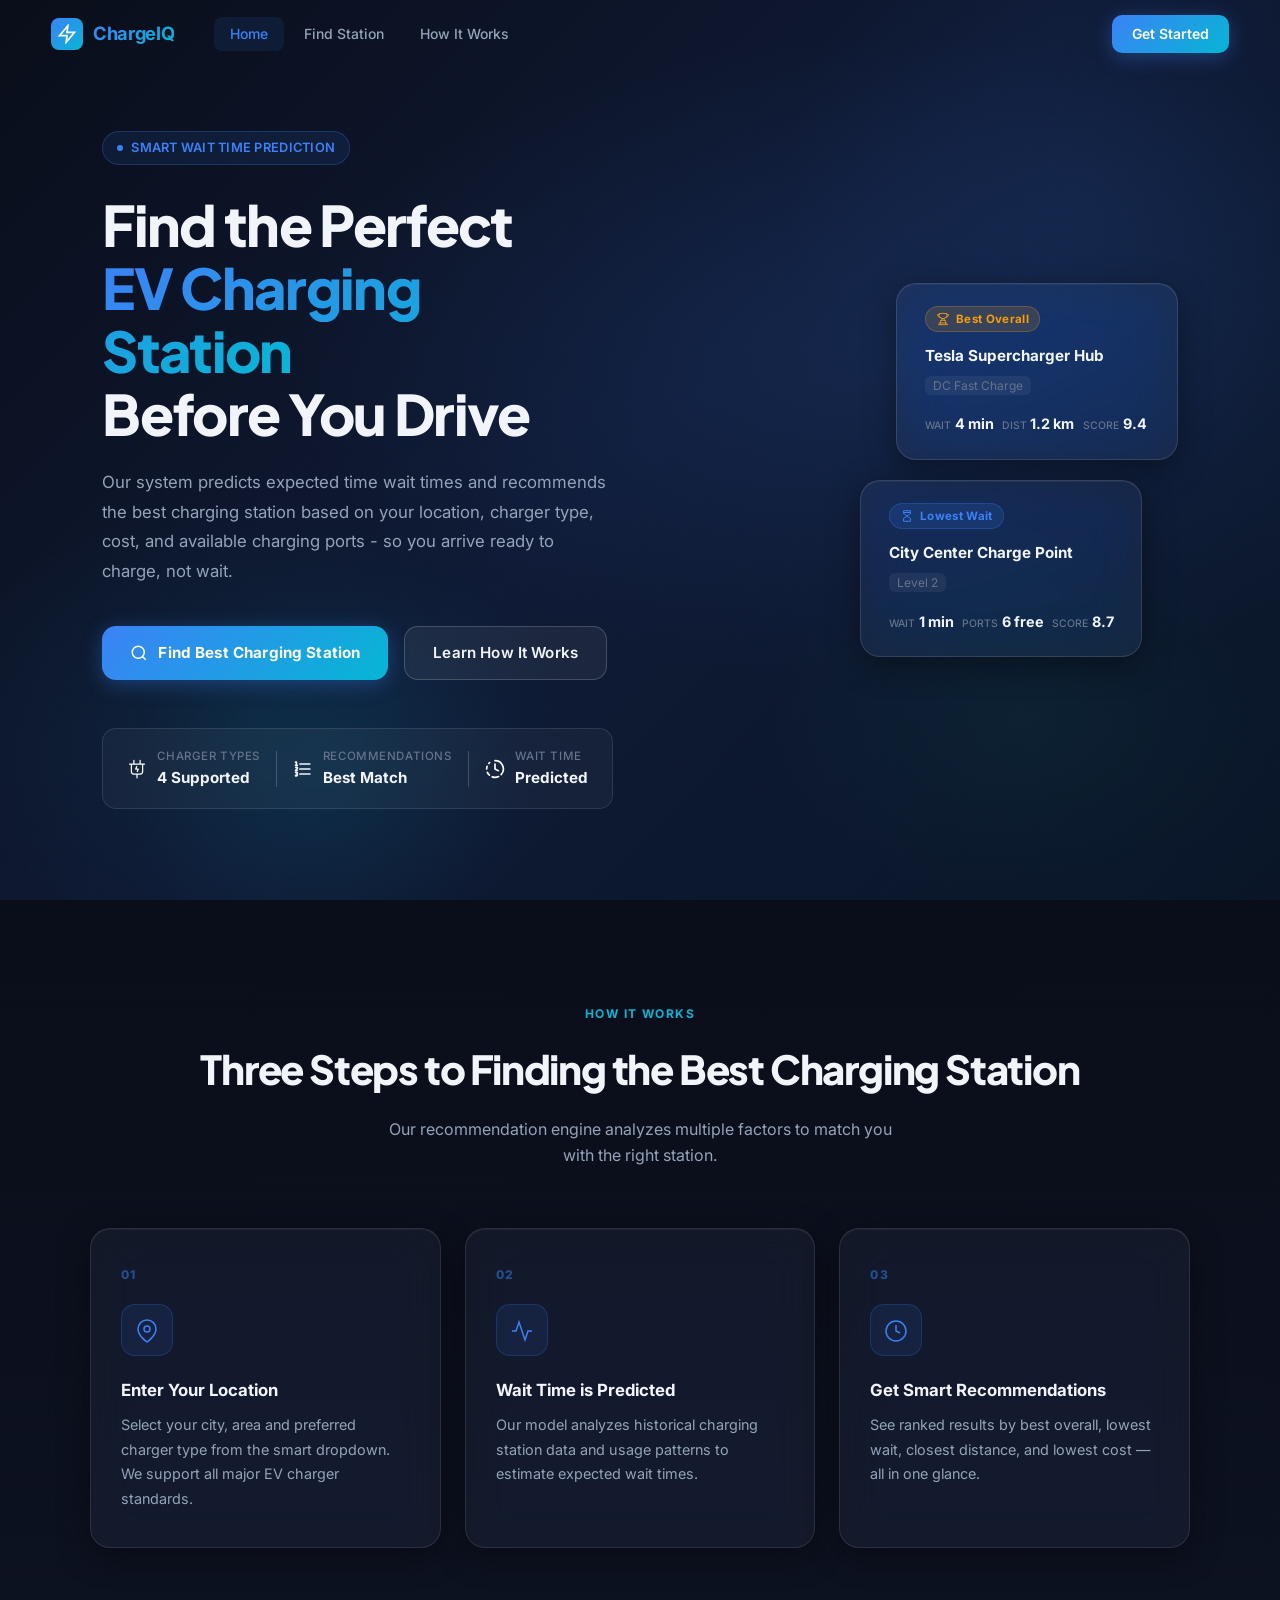
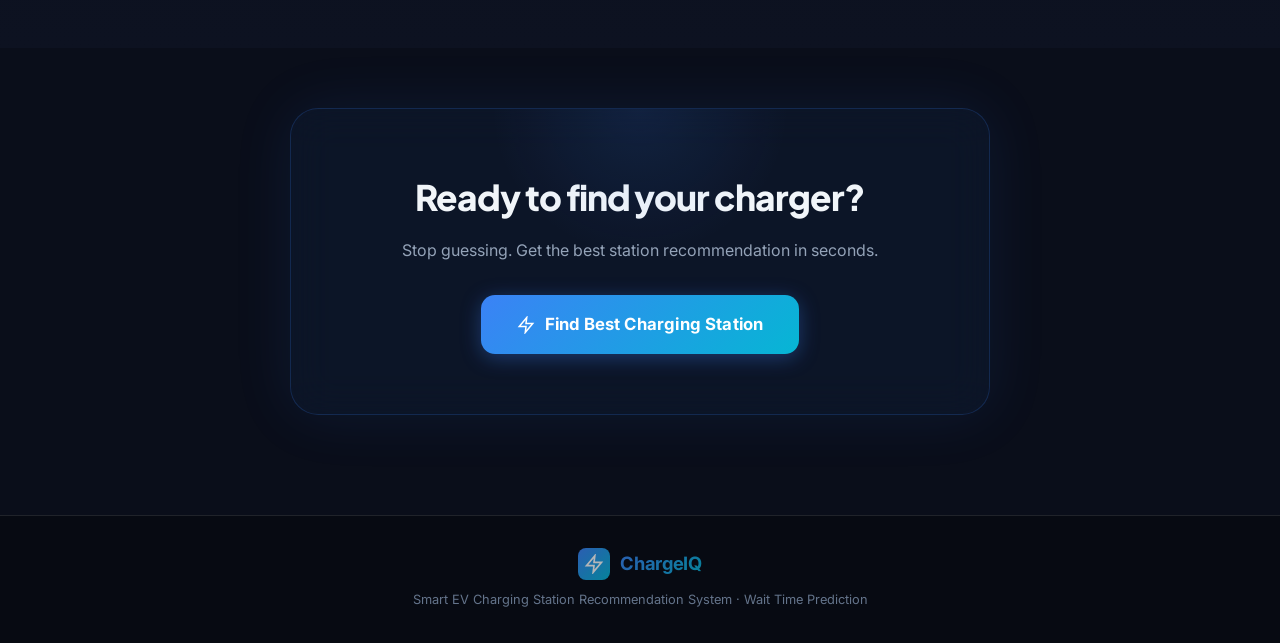
<file: web_app/index.html>
<!DOCTYPE html>
<html lang="en">

<head>
  <meta charset="UTF-8" />
  <meta name="viewport" content="width=device-width, initial-scale=1.0" />
  <title>ChargeIQ – Smart EV Charging Station Finder</title>
  <meta name="description"
    content="Find the best EV charging stations near you with expected wait time predictions, distance, cost, and available charging ports. Smart recommendations powered by machine learning." />
  <link rel="preconnect" href="https://fonts.googleapis.com" />
  <link rel="preconnect" href="https://fonts.gstatic.com" crossorigin />
  <link
    href="https://fonts.googleapis.com/css2?family=Inter:wght@300;400;500;600;700;800;900&family=Plus+Jakarta+Sans:wght@400;500;600;700;800&display=swap"
    rel="stylesheet" />
  <link rel="stylesheet" href="styles.css" />
</head>

<body class="home-body">

  <!-- Navigation -->
  <nav class="navbar" id="navbar">
    <div class="nav-container">
      <a href="index.html" class="nav-logo" id="nav-logo-home">
        <div class="logo-icon">
          <svg viewBox="0 0 24 24" fill="none" stroke="currentColor" stroke-width="2">
            <path d="M13 2L3 14h9l-1 8 10-12h-9l1-8z" />
          </svg>
        </div>
        <span class="logo-text">ChargeIQ</span>
      </a>
      <div class="nav-links">
        <a href="index.html" class="nav-link active" id="nav-home">Home</a>
        <a href="recommend.html" class="nav-link" id="nav-find">Find Station</a>
        <a href="#how-it-works" class="nav-link" id="nav-how">How It Works</a>
      </div>
      <a href="recommend.html" class="nav-cta" id="nav-cta-btn">Get Started</a>
    </div>
  </nav>

  <!-- Hero Section -->
  <section class="hero" id="hero-section">
    <div class="hero-bg-overlay"></div>
    <div class="hero-particles" id="hero-particles"></div>

    <div class="hero-content" id="hero-content">
      <div class="hero-badge" id="hero-badge">
        <span class="badge-dot"></span>
        Smart Wait Time Prediction
      </div>

      <h1 class="hero-title" id="hero-title">
        Find the Perfect<br />
        <span class="gradient-text">EV Charging Station</span><br />
        Before You Drive
      </h1>

      <p class="hero-subtitle" id="hero-subtitle">
        Our system predicts expected time wait times and recommends the best charging station
        based on your location, charger type, cost, and available charging ports -
        so you arrive ready to charge, not wait.
      </p>

      <div class="hero-actions" id="hero-actions">
        <a href="recommend.html" class="btn-primary" id="hero-find-btn">
          <svg viewBox="0 0 24 24" fill="none" stroke="currentColor" stroke-width="2">
            <circle cx="11" cy="11" r="8" />
            <path d="m21 21-4.35-4.35" />
          </svg>
          Find Best Charging Station
        </a>
        <a href="#how-it-works" class="btn-secondary" id="hero-learn-btn">
          Learn How It Works
        </a>
      </div>

      <!-- Quick Stats Bar -->
      <div class="stats-bar" id="stats-bar">
        <div class="stat-item">
          <span class="stat-icon" style="display: flex; align-items: center; justify-content: center;">
            <svg xmlns="http://www.w3.org/2000/svg" width="20" height="20" fill="#ffffff" viewBox="0 0 256 256">
              <path
                d="M224,56H176V16a8,8,0,0,0-16,0V56H96V16a8,8,0,0,0-16,0V56H32.55C26.28,56,24,60.78,24,64a8,8,0,0,0,8,8H48v88a40,40,0,0,0,40,40h32v40a8,8,0,0,0,16,0V200h32a40,40,0,0,0,40-40V72h16a8,8,0,0,0,0-16ZM168,184H88a24,24,0,0,1-24-24V72H192v88A24,24,0,0,1,168,184Zm-17.42-60.56a8,8,0,0,1,.91,7.37l-12,32a8,8,0,0,1-15-5.62l8-21.19H112a8,8,0,0,1-7.49-10.81l12-32a8,8,0,1,1,15,5.62l-8,21.19H144A8,8,0,0,1,150.58,123.44Z">
              </path>
            </svg>
          </span>
          <div style="white-space: nowrap;">
            <div class="stat-label">Charger Types</div>
            <div class="stat-value">4 Supported</div>
          </div>
        </div>
        <div class="stat-divider"></div>
        <div class="stat-item">
          <span class="stat-icon" style="display: flex; align-items: center; justify-content: center;">
            <svg xmlns="http://www.w3.org/2000/svg" fill="none" viewBox="0 0 24 24" stroke-width="2"
              stroke="currentColor" style="width: 20px; height: 20px;">
              <path stroke-linecap="round" stroke-linejoin="round"
                d="M8.242 5.992h12m-12 6.003H20.24m-12 5.999h12M4.117 7.495v-3.75H2.99m1.125 3.75H2.99m1.125 0H5.24m-1.92 2.577a1.125 1.125 0 1 1 1.591 1.59l-1.83 1.83h2.16M2.99 15.745h1.125a1.125 1.125 0 0 1 0 2.25H3.74m0-.002h.375a1.125 1.125 0 0 1 0 2.25H2.99" />
            </svg>
          </span>
          <div style="white-space: nowrap;">
            <div class="stat-label">Recommendations</div>
            <div class="stat-value">Best Match</div>
          </div>
        </div>
        <div class="stat-divider"></div>
        <div class="stat-item">
          <span class="stat-icon" style="display: flex; align-items: center; justify-content: center;">
            <svg xmlns="http://www.w3.org/2000/svg" width="20" height="20" viewBox="0 0 24 24" fill="none"
              stroke="#ffffff" stroke-width="2" stroke-linecap="round" stroke-linejoin="round">
              <path d="M12 2a10 10 0 0 1 7.38 16.75" />
              <path d="M12 6v6l4 2" />
              <path d="M2.5 8.875a10 10 0 0 0-.5 3" />
              <path d="M2.83 16a10 10 0 0 0 2.43 3.4" />
              <path d="M4.636 5.235a10 10 0 0 1 .891-.857" />
              <path d="M8.644 21.42a10 10 0 0 0 7.631-.38" />
            </svg>
          </span>
          <div style="white-space: nowrap;">
            <div class="stat-label">Wait Time</div>
            <div class="stat-value">Predicted</div>
          </div>
        </div>
      </div>
    </div>

    <!-- Floating cards preview -->
    <div class="hero-visual" id="hero-visual">
      <div class="preview-card card-float-1" id="preview-card-1">
        <div class="preview-card-header">
          <span class="preview-badge best" style="display: inline-flex; align-items: center; gap: 6px;">
            <svg xmlns="http://www.w3.org/2000/svg" fill="none" viewBox="0 0 24 24" stroke-width="1.5"
              stroke="currentColor" style="width: 14px; height: 14px;">
              <path stroke-linecap="round" stroke-linejoin="round"
                d="M16.5 18.75h-9m9 0a3 3 0 0 1 3 3h-15a3 3 0 0 1 3-3m9 0v-3.375c0-.621-.503-1.125-1.125-1.125h-.871M7.5 18.75v-3.375c0-.621.504-1.125 1.125-1.125h.872m5.007 0H9.497m5.007 0a7.454 7.454 0 0 1-.982-3.172M9.497 14.25a7.454 7.454 0 0 0 .981-3.172M5.25 4.236c-.982.143-1.954.317-2.916.52A6.003 6.003 0 0 0 7.73 9.728M5.25 4.236V4.5c0 2.108.966 3.99 2.48 5.228M5.25 4.236V2.721C7.456 2.41 9.71 2.25 12 2.25c2.291 0 4.545.16 6.75.47v1.516M7.73 9.728a6.726 6.726 0 0 0 2.748 1.35m8.272-6.842V4.5c0 2.108-.966 3.99-2.48 5.228m2.48-5.492a46.32 46.32 0 0 1 2.916.52 6.003 6.003 0 0 1-5.395 4.972m0 0a6.726 6.726 0 0 1-2.749 1.35m0 0a6.772 6.772 0 0 1-3.044 0" />
            </svg>
            Best Overall
          </span>
        </div>
        <div class="preview-station-name">Tesla Supercharger Hub</div>
        <div class="preview-meta">
          <span class="preview-type">DC Fast Charge</span>
        </div>
        <div class="preview-stats">
          <div class="preview-stat">
            <span class="pstat-label">Wait</span>
            <span class="pstat-val">4 min</span>
          </div>
          <div class="preview-stat">
            <span class="pstat-label">Dist </span>
            <span class="pstat-val" style="white-space: nowrap;">1.2 km</span>
          </div>
          <div class="preview-stat">
            <span class="pstat-label">Score</span>
            <span class="pstat-val">9.4</span>
          </div>
        </div>
      </div>

      <div class="preview-card card-float-2" id="preview-card-2">
        <div class="preview-card-header">
          <span class="preview-badge wait" style="display: inline-flex; align-items: center; gap: 6px;">
            <svg xmlns="http://www.w3.org/2000/svg" style="width: 14px; height: 14px;" fill="currentColor"
              viewBox="0 0 256 256">
              <path
                d="M184,24H72A16,16,0,0,0,56,40V76a16.07,16.07,0,0,0,6.4,12.8L114.67,128,62.4,167.2A16.07,16.07,0,0,0,56,180v36a16,16,0,0,0,16,16H184a16,16,0,0,0,16-16V180.36a16.09,16.09,0,0,0-6.35-12.77L141.27,128l52.38-39.6A16.05,16.05,0,0,0,200,75.64V40A16,16,0,0,0,184,24Zm0,16V56H72V40Zm0,176H72V180l56-42,56,42.35Zm-56-98L72,76V72H184v3.64Z">
              </path>
            </svg>
            Lowest Wait
          </span>
        </div>
        <div class="preview-station-name">City Center Charge Point</div>
        <div class="preview-meta">
          <span class="preview-type">Level 2</span>
        </div>
        <div class="preview-stats">
          <div class="preview-stat">
            <span class="pstat-label">Wait</span>
            <span class="pstat-val">1 min</span>
          </div>
          <div class="preview-stat">
            <span class="pstat-label">Ports</span>
            <span class="pstat-val">6 free</span>
          </div>
          <div class="preview-stat">
            <span class="pstat-label">Score</span>
            <span class="pstat-val">8.7</span>
          </div>
        </div>
      </div>
    </div>
  </section>

  <!-- How It Works -->
  <section class="how-it-works" id="how-it-works">
    <div class="section-container">
      <div class="section-header">
        <span class="section-tag">How It Works</span>
        <h2 class="section-title">Three Steps to Finding the Best Charging Station</h2>
        <p class="section-subtitle">Our recommendation engine analyzes multiple factors to match you with the right
          station.</p>
      </div>

      <div class="steps-grid" id="steps-grid">
        <div class="step-card glass-card" id="step-1">
          <div class="step-number">01</div>
          <div class="step-icon">
            <svg viewBox="0 0 24 24" fill="none" stroke="currentColor" stroke-width="1.5">
              <path d="M21 10c0 7-9 13-9 13s-9-6-9-13a9 9 0 0 1 18 0z" />
              <circle cx="12" cy="10" r="3" />
            </svg>
          </div>
          <h3 class="step-title">Enter Your Location</h3>
          <p class="step-desc">Select your city, area and preferred charger type from the smart dropdown. We support all
            major
            EV charger standards.</p>
        </div>

        <div class="step-card glass-card" id="step-2">
          <div class="step-number">02</div>
          <div class="step-icon">
            <svg viewBox="0 0 24 24" fill="none" stroke="currentColor" stroke-width="1.5">
              <polyline points="22 12 18 12 15 21 9 3 6 12 2 12" />
            </svg>
          </div>
          <h3 class="step-title">Wait Time is Predicted</h3>
          <p class="step-desc">Our model analyzes historical charging station data and usage patterns to estimate
            expected wait times.</p>
        </div>

        <div class="step-card glass-card" id="step-3">
          <div class="step-number">03</div>
          <div class="step-icon">
            <svg viewBox="0 0 24 24" fill="none" stroke="currentColor" stroke-width="1.5">
              <circle cx="12" cy="12" r="10" />
              <polyline points="12 6 12 12 16 14" />
            </svg>
          </div>
          <h3 class="step-title">Get Smart Recommendations</h3>
          <p class="step-desc">See ranked results by best overall, lowest wait, closest distance, and lowest cost — all
            in one glance.</p>
        </div>
      </div>
    </div>
  </section>

  <!-- CTA Section -->
  <section class="cta-section" id="cta-section">
    <div class="cta-glass" id="cta-glass">
      <h2 class="cta-title">Ready to find your charger?</h2>
      <p class="cta-subtitle">Stop guessing. Get the best station recommendation in seconds.</p>
      <a href="recommend.html" class="btn-primary large" id="cta-find-btn">
        <svg viewBox="0 0 24 24" fill="none" stroke="currentColor" stroke-width="2">
          <path d="M13 2L3 14h9l-1 8 10-12h-9l1-8z" />
        </svg>
        Find Best Charging Station
      </a>
    </div>
  </section>

  <!-- Footer -->
  <footer class="footer" id="main-footer">
    <div class="footer-inner">
      <div class="nav-logo footer-logo">
        <div class="logo-icon">
          <svg viewBox="0 0 24 24" fill="none" stroke="currentColor" stroke-width="2">
            <path d="M13 2L3 14h9l-1 8 10-12h-9l1-8z" />
          </svg>
        </div>
        <span class="logo-text">ChargeIQ</span>
      </div>
      <p class="footer-note">Smart EV Charging Station Recommendation System · Wait Time Prediction</p>
    </div>
  </footer>

  <script src="app.js"></script>
</body>

</html>
</file>
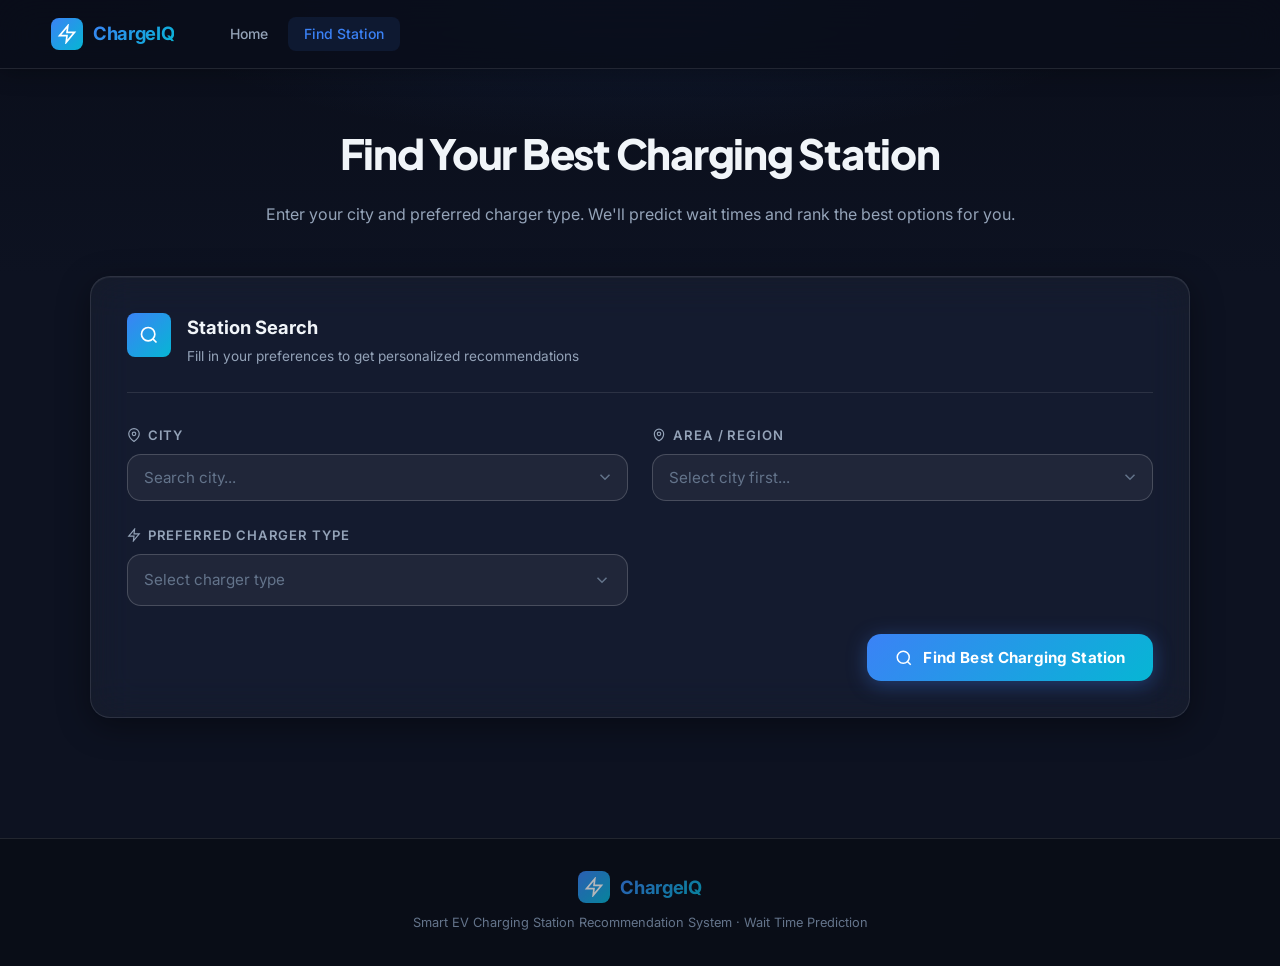
<file: web_app/recommend.html>
<!DOCTYPE html>
<html lang="en">

<head>
  <meta charset="UTF-8" />
  <meta name="viewport" content="width=device-width, initial-scale=1.0" />
  <title>Find Charging Station – ChargeIQ</title>
  <meta name="description"
    content="Search and get personalized EV charging station recommendations with predicted wait times, distance, cost, and availability for your city." />
  <link rel="preconnect" href="https://fonts.googleapis.com" />
  <link rel="preconnect" href="https://fonts.gstatic.com" crossorigin />
  <link
    href="https://fonts.googleapis.com/css2?family=Inter:wght@300;400;500;600;700;800;900&family=Plus+Jakarta+Sans:wght@400;500;600;700;800&display=swap"
    rel="stylesheet" />
  <link rel="stylesheet" href="styles.css" />
</head>

<body class="recommend-body">

  <!-- Navigation -->
  <nav class="navbar scrolled" id="navbar">
    <div class="nav-container">
      <a href="index.html" class="nav-logo" id="nav-logo-rec">
        <div class="logo-icon">
          <svg viewBox="0 0 24 24" fill="none" stroke="currentColor" stroke-width="2">
            <path d="M13 2L3 14h9l-1 8 10-12h-9l1-8z" />
          </svg>
        </div>
        <span class="logo-text">ChargeIQ</span>
      </a>
      <div class="nav-links">
        <a href="index.html" class="nav-link" id="nav-home-rec">Home</a>
        <a href="recommend.html" class="nav-link active" id="nav-find-rec">Find Station</a>
      </div>
    </div>
  </nav>

  <!-- Page Hero Banner -->
  <div class="page-banner" id="page-banner">
    <div class="page-banner-content">
      <h1 class="page-banner-title" id="page-banner-title">Find Your Best Charging Station</h1>
      <p class="page-banner-subtitle" id="page-banner-subtitle">
        Enter your city and preferred charger type. We'll predict wait times and rank the best options for you.
      </p>
    </div>
  </div>

  <!-- Main Content -->
  <main class="recommend-main" id="recommend-main">

    <!-- Search Form Card -->
    <section class="form-section" id="form-section">
      <div class="form-card glass-card" id="search-form-card">
        <div class="form-card-header" id="form-card-header">
          <div class="form-card-icon">
            <svg viewBox="0 0 24 24" fill="none" stroke="currentColor" stroke-width="2">
              <circle cx="11" cy="11" r="8" />
              <path d="m21 21-4.35-4.35" />
            </svg>
          </div>
          <div>
            <h2 class="form-card-title">Station Search</h2>
            <p class="form-card-sub">Fill in your preferences to get personalized recommendations</p>
          </div>
        </div>

        <form class="search-form" id="search-form" novalidate>
          <div class="form-row" id="form-row">

            <!-- City Field -->
            <div class="form-group" id="city-form-group">
              <label class="form-label" for="city-input" id="city-label">
                <svg viewBox="0 0 24 24" fill="none" stroke="currentColor" stroke-width="2">
                  <path d="M21 10c0 7-9 13-9 13s-9-6-9-13a9 9 0 0 1 18 0z" />
                  <circle cx="12" cy="10" r="3" />
                </svg>
                City
              </label>
              <div class="searchable-dropdown" id="city-dropdown-wrapper">
                <input type="text" id="city-input" class="form-input" placeholder="Search city..." autocomplete="off"
                  aria-label="Select city" aria-haspopup="listbox" aria-expanded="false" aria-controls="city-listbox" />
                <div class="dropdown-arrow" id="city-dropdown-arrow">
                  <svg viewBox="0 0 24 24" fill="none" stroke="currentColor" stroke-width="2">
                    <polyline points="6 9 12 15 18 9" />
                  </svg>
                </div>
                <ul class="dropdown-list" id="city-listbox" role="listbox" aria-label="Cities">
                </ul>
              </div>
              <span class="form-error" id="city-error">Please select a city</span>
            </div>

            <!-- Area Field -->
            <div class="form-group" id="area-form-group">
              <label class="form-label" for="area-input" id="area-label">
                <svg viewBox="0 0 24 24" fill="none" stroke="currentColor" stroke-width="2">
                  <path d="M12 22s-8-4.5-8-11.8A8 8 0 0 1 12 2a8 8 0 0 1 8 8.2c0 7.3-8 11.8-8 11.8z" />
                  <circle cx="12" cy="10" r="3" />
                </svg>
                Area / Region
              </label>
              <div class="searchable-dropdown disabled" id="area-dropdown-wrapper">
                <input type="text" id="area-input" class="form-input" placeholder="Select city first..."
                  autocomplete="off" aria-label="Select area" aria-haspopup="listbox" aria-expanded="false"
                  aria-controls="area-listbox" disabled />
                <div class="dropdown-arrow" id="area-dropdown-arrow">
                  <svg viewBox="0 0 24 24" fill="none" stroke="currentColor" stroke-width="2">
                    <polyline points="6 9 12 15 18 9" />
                  </svg>
                </div>
                <ul class="dropdown-list" id="area-listbox" role="listbox" aria-label="Areas">
                </ul>
              </div>
              <span class="form-error" id="area-error">Please select an area</span>
            </div>

            <!-- Charger Type Field -->
            <div class="form-group" id="charger-form-group">
              <label class="form-label" for="charger-input" id="charger-label">
                <svg viewBox="0 0 24 24" fill="none" stroke="currentColor" stroke-width="2">
                  <path d="M13 2L3 14h9l-1 8 10-12h-9l1-8z" />
                </svg>
                Preferred Charger Type
              </label>
              <div class="searchable-dropdown" id="charger-dropdown-wrapper">
                <div class="form-select" id="charger-display" tabindex="0" aria-haspopup="listbox" aria-expanded="false"
                  aria-controls="charger-listbox" role="button" aria-label="Select charger type">
                  <span id="charger-display-text">Select charger type</span>
                  <div class="dropdown-arrow" id="charger-dropdown-arrow">
                    <svg viewBox="0 0 24 24" fill="none" stroke="currentColor" stroke-width="2">
                      <polyline points="6 9 12 15 18 9" />
                    </svg>
                  </div>
                </div>
                <ul class="dropdown-list charger-list" id="charger-listbox" role="listbox" aria-label="Charger types">
                  <li class="dropdown-item charger-item" role="option" data-value="Level 2" id="charger-opt-l2"
                    tabindex="-1">
                    <span class="charger-icon" style="display: flex; align-items: center; justify-content: center;">
                      <svg xmlns="http://www.w3.org/2000/svg" width="20" height="20" viewBox="0 0 24 24" fill="none"
                        stroke="currentColor" stroke-width="2" stroke-linecap="round" stroke-linejoin="round">
                        <path d="M12 22v-5" />
                        <path d="M9 8V2" />
                        <path d="M15 8V2" />
                        <path d="M18 8v5a4 4 0 0 1-4 4h-4a4 4 0 0 1-4-4V8Z" />
                      </svg>
                    </span>
                    <div>
                      <div class="charger-name">Level 2</div>
                      <div class="charger-desc">7–22 kW · Standard AC charging</div>
                    </div>
                  </li>
                  <li class="dropdown-item charger-item" role="option" data-value="DC Fast Charge" id="charger-opt-dc"
                    tabindex="-1">
                    <span class="charger-icon" style="display: flex; align-items: center; justify-content: center;">
                      <svg xmlns="http://www.w3.org/2000/svg" width="20" height="20" viewBox="0 0 24 24" fill="none"
                        stroke="currentColor" stroke-width="2" stroke-linecap="round" stroke-linejoin="round">
                        <polygon points="13 2 3 14 12 14 11 22 21 10 12 10 13 2"></polygon>
                      </svg>
                    </span>
                    <div>
                      <div class="charger-name">DC Fast Charge</div>
                      <div class="charger-desc">50–150 kW · Fast charging, widely available</div>
                    </div>
                  </li>
                  <li class="dropdown-item charger-item" role="option" data-value="Tesla DC Fast" id="charger-opt-tesla"
                    tabindex="-1">
                    <span class="charger-icon" style="display: flex; align-items: center; justify-content: center;">
                      <svg xmlns="http://www.w3.org/2000/svg" width="20" height="20" viewBox="0 0 24 24" fill="none"
                        stroke="currentColor" stroke-width="2" stroke-linecap="round" stroke-linejoin="round">
                        <path
                          d="M5 18H3a2 2 0 0 1-2-2V8a2 2 0 0 1 2-2h3.19M15 6h2a2 2 0 0 1 2 2v8a2 2 0 0 1-2 2h-3.19" />
                        <line x1="23" y1="13" x2="23" y2="11" />
                        <polygon points="11 6 7 12 13 12 9 18" />
                      </svg>
                    </span>
                    <div>
                      <div class="charger-name">Tesla DC Fast</div>
                      <div class="charger-desc">72–250 kW · Tesla Supercharger network</div>
                    </div>
                  </li>
                  <li class="dropdown-item charger-item" role="option" data-value="Hyper-Fast" id="charger-opt-hyper"
                    tabindex="-1">
                    <span class="charger-icon" style="display: flex; align-items: center; justify-content: center;">
                      <svg xmlns="http://www.w3.org/2000/svg" width="20" height="20" fill="currentColor"
                        viewBox="0 0 256 256">
                        <path
                          d="M224,56H176V16a8,8,0,0,0-16,0V56H96V16a8,8,0,0,0-16,0V56H32.55C26.28,56,24,60.78,24,64a8,8,0,0,0,8,8H48v88a40,40,0,0,0,40,40h32v40a8,8,0,0,0,16,0V200h32a40,40,0,0,0,40-40V72h16a8,8,0,0,0,0-16ZM168,184H88a24,24,0,0,1-24-24V72H192v88A24,24,0,0,1,168,184Zm-17.42-60.56a8,8,0,0,1,.91,7.37l-12,32a8,8,0,0,1-15-5.62l8-21.19H112a8,8,0,0,1-7.49-10.81l12-32a8,8,0,1,1,15,5.62l-8,21.19H144A8,8,0,0,1,150.58,123.44Z">
                        </path>
                      </svg>
                    </span>
                    <div>
                      <div class="charger-name">Hyper-Fast</div>
                      <div class="charger-desc">150–350 kW · Ultra-rapid charging</div>
                    </div>
                  </li>
                </ul>
              </div>
              <span class="form-error" id="charger-error">Please select a charger type</span>
            </div>
          </div>

          <div class="form-footer" id="form-footer">
            <button type="submit" class="btn-primary" id="find-station-btn">
              <svg viewBox="0 0 24 24" fill="none" stroke="currentColor" stroke-width="2">
                <circle cx="11" cy="11" r="8" />
                <path d="m21 21-4.35-4.35" />
              </svg>
              <span id="find-btn-text">Find Best Charging Station</span>
            </button>
          </div>
        </form>
      </div>
    </section>

    <!-- Loading State -->
    <div class="loading-state hidden" id="loading-state">
      <span class="loader"></span>
      <p class="loading-text" id="loading-text">Analyzing stations and predicting wait times…</p>
    </div>

    <!-- Results Section -->
    <section class="results-section hidden" id="results-section">
      <div class="results-header" id="results-header">
        <div>
          <h2 class="results-title" id="results-title">Recommendations for <span id="results-city-name"></span></h2>
          <p class="results-subtitle" id="results-subtitle">Ranked by overall suitability, wait time, distance, and cost
          </p>
        </div>
        <div class="results-meta" id="results-meta">
          <span class="results-charger-badge" id="results-charger-badge"></span>
          <span class="results-timestamp" id="results-timestamp"></span>
        </div>
      </div>

      <div class="results-grid" id="results-grid">

        <!-- Best Overall Card -->
        <div class="result-card glass-card rank-gold" id="card-best-overall">
          <div class="card-body" id="card-body-best">
            <div class="card-rank-badge gold" id="badge-best-overall"
              style="display: inline-flex; align-items: center; gap: 6px;">
              <svg xmlns="http://www.w3.org/2000/svg" fill="none" viewBox="0 0 24 24" stroke-width="1.5"
                stroke="currentColor" style="width: 16px; height: 16px;">
                <path stroke-linecap="round" stroke-linejoin="round"
                  d="M16.5 18.75h-9m9 0a3 3 0 0 1 3 3h-15a3 3 0 0 1 3-3m9 0v-3.375c0-.621-.503-1.125-1.125-1.125h-.871M7.5 18.75v-3.375c0-.621.504-1.125 1.125-1.125h.872m5.007 0H9.497m5.007 0a7.454 7.454 0 0 1-.982-3.172M9.497 14.25a7.454 7.454 0 0 0 .981-3.172M5.25 4.236c-.982.143-1.954.317-2.916.52A6.003 6.003 0 0 0 7.73 9.728M5.25 4.236V4.5c0 2.108.966 3.99 2.48 5.228M5.25 4.236V2.721C7.456 2.41 9.71 2.25 12 2.25c2.291 0 4.545.16 6.75.47v1.516M7.73 9.728a6.726 6.726 0 0 0 2.748 1.35m8.272-6.842V4.5c0 2.108-.966 3.99-2.48 5.228m2.48-5.492a46.32 46.32 0 0 1 2.916.52 6.003 6.003 0 0 1-5.395 4.972m0 0a6.726 6.726 0 0 1-2.749 1.35m0 0a6.772 6.772 0 0 1-3.044 0" />
              </svg>
              Best Overall
            </div>
            <div class="card-station-name" id="station-name-best">—</div>
            <div class="card-charger-tag" id="charger-tag-best">—</div>
            <div class="card-metrics" id="metrics-best">
              <div class="metric-item" id="metric-wait-best">
                <span style="font-size: 32px; line-height: 1; flex-shrink: 0; width: 32px; text-align: center;">⏱</span>
                <div>
                  <div class="metric-label">Wait</div>
                  <div class="metric-value" id="val-wait-best">—</div>
                </div>
              </div>
              <div class="metric-item" id="metric-dist-best">
                <svg xmlns="http://www.w3.org/2000/svg" fill="none" viewBox="0 0 24 24" stroke-width="2"
                  stroke="currentColor" width="32" height="32" style="flex-shrink: 0;">
                  <path stroke-linecap="round" stroke-linejoin="round" d="M15 10.5a3 3 0 1 1-6 0 3 3 0 0 1 6 0Z" />
                  <path stroke-linecap="round" stroke-linejoin="round"
                    d="M19.5 10.5c0 7.142-7.5 11.25-7.5 11.25S4.5 17.642 4.5 10.5a7.5 7.5 0 1 1 15 0Z" />
                </svg>
                <div>
                  <div class="metric-label">Distance</div>
                  <div class="metric-value" id="val-dist-best">—</div>
                </div>
              </div>
              <div class="metric-item" id="metric-ports-best">
                <svg xmlns="http://www.w3.org/2000/svg" width="32" height="32" fill="currentColor" viewBox="0 0 256 256"
                  style="flex-shrink: 0;">
                  <path
                    d="M224,56H176V16a8,8,0,0,0-16,0V56H96V16a8,8,0,0,0-16,0V56H32.55C26.28,56,24,60.78,24,64a8,8,0,0,0,8,8H48v88a40,40,0,0,0,40,40h32v40a8,8,0,0,0,16,0V200h32a40,40,0,0,0,40-40V72h16a8,8,0,0,0,0-16ZM168,184H88a24,24,0,0,1-24-24V72H192v88A24,24,0,0,1,168,184Zm-17.42-60.56a8,8,0,0,1,.91,7.37l-12,32a8,8,0,0,1-15-5.62l8-21.19H112a8,8,0,0,1-7.49-10.81l12-32a8,8,0,1,1,15,5.62l-8,21.19H144A8,8,0,0,1,150.58,123.44Z">
                  </path>
                </svg>
                <div>
                  <div class="metric-label">Ports</div>
                  <div class="metric-value" id="val-ports-best">—</div>
                </div>
              </div>
              <div class="metric-item" id="metric-cost-best">
                <svg xmlns="http://www.w3.org/2000/svg" width="32" height="32" fill="currentColor" viewBox="0 0 256 256"
                  style="flex-shrink: 0;">
                  <path
                    d="M152,120H136V56h8a32,32,0,0,1,32,32,8,8,0,0,0,16,0,48.05,48.05,0,0,0-48-48h-8V24a8,8,0,0,0-16,0V40h-8a48,48,0,0,0,0,96h8v64H104a32,32,0,0,1-32-32,8,8,0,0,0-16,0,48.05,48.05,0,0,0,48,48h16v16a8,8,0,0,0,16,0V216h16a48,48,0,0,0,0-96Zm-40,0a32,32,0,0,1,0-64h8v64Zm40,80H136V136h16a32,32,0,0,1,0,64Z">
                  </path>
                </svg>
                <div>
                  <div class="metric-label">Price</div>
                  <div class="metric-value" id="val-cost-best">—</div>
                </div>
              </div>
            </div>
            <div class="card-score-row" id="score-row-best">
              <span class="score-label">Recommendation Score</span>
              <div class="score-bar-wrap">
                <div class="score-bar" id="score-bar-best">
                  <div class="score-fill" id="score-fill-best"></div>
                </div>
                <span class="score-num" id="score-num-best">—</span>
              </div>
            </div>
          </div>
        </div>

        <!-- Lowest Wait Card -->
        <div class="result-card glass-card rank-blue" id="card-lowest-wait">
          <div class="card-body" id="card-body-wait">
            <div class="card-rank-badge blue" id="badge-lowest-wait"
              style="display: inline-flex; align-items: center; gap: 6px;">
              <svg xmlns="http://www.w3.org/2000/svg" style="width: 16px; height: 16px;" fill="currentColor"
                viewBox="0 0 256 256">
                <path
                  d="M184,24H72A16,16,0,0,0,56,40V76a16.07,16.07,0,0,0,6.4,12.8L114.67,128,62.4,167.2A16.07,16.07,0,0,0,56,180v36a16,16,0,0,0,16,16H184a16,16,0,0,0,16-16V180.36a16.09,16.09,0,0,0-6.35-12.77L141.27,128l52.38-39.6A16.05,16.05,0,0,0,200,75.64V40A16,16,0,0,0,184,24Zm0,16V56H72V40Zm0,176H72V180l56-42,56,42.35Zm-56-98L72,76V72H184v3.64Z">
                </path>
              </svg>
              Lowest Wait Time
            </div>
            <div class="card-station-name" id="station-name-wait">—</div>
            <div class="card-charger-tag" id="charger-tag-wait">—</div>
            <div class="card-metrics" id="metrics-wait">
              <div class="metric-item" id="metric-wait-wait">
                <span style="font-size: 32px; line-height: 1; flex-shrink: 0; width: 32px; text-align: center;">⏱</span>
                <div>
                  <div class="metric-label">Wait</div>
                  <div class="metric-value" id="val-wait-wait">—</div>
                </div>
              </div>
              <div class="metric-item" id="metric-dist-wait">
                <svg xmlns="http://www.w3.org/2000/svg" fill="none" viewBox="0 0 24 24" stroke-width="2"
                  stroke="currentColor" width="32" height="32" style="flex-shrink: 0;">
                  <path stroke-linecap="round" stroke-linejoin="round" d="M15 10.5a3 3 0 1 1-6 0 3 3 0 0 1 6 0Z" />
                  <path stroke-linecap="round" stroke-linejoin="round"
                    d="M19.5 10.5c0 7.142-7.5 11.25-7.5 11.25S4.5 17.642 4.5 10.5a7.5 7.5 0 1 1 15 0Z" />
                </svg>
                <div>
                  <div class="metric-label">Distance</div>
                  <div class="metric-value" id="val-dist-wait">—</div>
                </div>
              </div>
              <div class="metric-item" id="metric-ports-wait">
                <svg xmlns="http://www.w3.org/2000/svg" width="32" height="32" fill="currentColor" viewBox="0 0 256 256"
                  style="flex-shrink: 0;">
                  <path
                    d="M224,56H176V16a8,8,0,0,0-16,0V56H96V16a8,8,0,0,0-16,0V56H32.55C26.28,56,24,60.78,24,64a8,8,0,0,0,8,8H48v88a40,40,0,0,0,40,40h32v40a8,8,0,0,0,16,0V200h32a40,40,0,0,0,40-40V72h16a8,8,0,0,0,0-16ZM168,184H88a24,24,0,0,1-24-24V72H192v88A24,24,0,0,1,168,184Zm-17.42-60.56a8,8,0,0,1,.91,7.37l-12,32a8,8,0,0,1-15-5.62l8-21.19H112a8,8,0,0,1-7.49-10.81l12-32a8,8,0,1,1,15,5.62l-8,21.19H144A8,8,0,0,1,150.58,123.44Z">
                  </path>
                </svg>
                <div>
                  <div class="metric-label">Ports</div>
                  <div class="metric-value" id="val-ports-wait">—</div>
                </div>
              </div>
              <div class="metric-item" id="metric-cost-wait">
                <svg xmlns="http://www.w3.org/2000/svg" width="32" height="32" fill="currentColor" viewBox="0 0 256 256"
                  style="flex-shrink: 0;">
                  <path
                    d="M152,120H136V56h8a32,32,0,0,1,32,32,8,8,0,0,0,16,0,48.05,48.05,0,0,0-48-48h-8V24a8,8,0,0,0-16,0V40h-8a48,48,0,0,0,0,96h8v64H104a32,32,0,0,1-32-32,8,8,0,0,0-16,0,48.05,48.05,0,0,0,48,48h16v16a8,8,0,0,0,16,0V216h16a48,48,0,0,0,0-96Zm-40,0a32,32,0,0,1,0-64h8v64Zm40,80H136V136h16a32,32,0,0,1,0,64Z">
                  </path>
                </svg>
                <div>
                  <div class="metric-label">Price</div>
                  <div class="metric-value" id="val-cost-wait">—</div>
                </div>
              </div>
            </div>
            <div class="card-score-row" id="score-row-wait">
              <span class="score-label">Recommendation Score</span>
              <div class="score-bar-wrap">
                <div class="score-bar" id="score-bar-wait">
                  <div class="score-fill blue-fill" id="score-fill-wait"></div>
                </div>
                <span class="score-num" id="score-num-wait">—</span>
              </div>
            </div>
          </div>
        </div>

        <!-- Closest Station Card -->
        <div class="result-card glass-card rank-teal" id="card-closest">
          <div class="card-body" id="card-body-closest">
            <div class="card-rank-badge teal" id="badge-closest"
              style="display: inline-flex; align-items: center; gap: 6px;">
              <svg xmlns="http://www.w3.org/2000/svg" style="width: 16px; height: 16px;" fill="currentColor"
                viewBox="0 0 256 256">
                <path
                  d="M134.62,123.51a8,8,0,0,1,.81,7.46l-16,40A8,8,0,0,1,104.57,165l11.61-29H96a8,8,0,0,1-7.43-11l16-40A8,8,0,1,1,119.43,91l-11.61,29H128A8,8,0,0,1,134.62,123.51ZM248,86.63V168a24,24,0,0,1-48,0V128a8,8,0,0,0-8-8H176v88h16a8,8,0,0,1,0,16H32a8,8,0,0,1,0-16H48V56A24,24,0,0,1,72,32h80a24,24,0,0,1,24,24v48h16a24,24,0,0,1,24,24v40a8,8,0,0,0,16,0V86.63A8,8,0,0,0,229.66,81L210.34,61.66a8,8,0,0,1,11.32-11.32L241,69.66A23.85,23.85,0,0,1,248,86.63ZM160,208V56a8,8,0,0,0-8-8H72a8,8,0,0,0-8,8V208Z">
                </path>
              </svg>
              Closest Station
            </div>
            <div class="card-station-name" id="station-name-closest">—</div>
            <div class="card-charger-tag" id="charger-tag-closest">—</div>
            <div class="card-metrics" id="metrics-closest">
              <div class="metric-item" id="metric-wait-closest">
                <span style="font-size: 32px; line-height: 1; flex-shrink: 0; width: 32px; text-align: center;">⏱</span>
                <div>
                  <div class="metric-label">Wait</div>
                  <div class="metric-value" id="val-wait-closest">—</div>
                </div>
              </div>
              <div class="metric-item" id="metric-dist-closest">
                <svg xmlns="http://www.w3.org/2000/svg" fill="none" viewBox="0 0 24 24" stroke-width="2"
                  stroke="currentColor" width="32" height="32" style="flex-shrink: 0;">
                  <path stroke-linecap="round" stroke-linejoin="round" d="M15 10.5a3 3 0 1 1-6 0 3 3 0 0 1 6 0Z" />
                  <path stroke-linecap="round" stroke-linejoin="round"
                    d="M19.5 10.5c0 7.142-7.5 11.25-7.5 11.25S4.5 17.642 4.5 10.5a7.5 7.5 0 1 1 15 0Z" />
                </svg>
                <div>
                  <div class="metric-label">Distance</div>
                  <div class="metric-value" id="val-dist-closest">—</div>
                </div>
              </div>
              <div class="metric-item" id="metric-ports-closest">
                <svg xmlns="http://www.w3.org/2000/svg" width="32" height="32" fill="currentColor" viewBox="0 0 256 256"
                  style="flex-shrink: 0;">
                  <path
                    d="M224,56H176V16a8,8,0,0,0-16,0V56H96V16a8,8,0,0,0-16,0V56H32.55C26.28,56,24,60.78,24,64a8,8,0,0,0,8,8H48v88a40,40,0,0,0,40,40h32v40a8,8,0,0,0,16,0V200h32a40,40,0,0,0,40-40V72h16a8,8,0,0,0,0-16ZM168,184H88a24,24,0,0,1-24-24V72H192v88A24,24,0,0,1,168,184Zm-17.42-60.56a8,8,0,0,1,.91,7.37l-12,32a8,8,0,0,1-15-5.62l8-21.19H112a8,8,0,0,1-7.49-10.81l12-32a8,8,0,1,1,15,5.62l-8,21.19H144A8,8,0,0,1,150.58,123.44Z">
                  </path>
                </svg>
                <div>
                  <div class="metric-label">Ports</div>
                  <div class="metric-value" id="val-ports-closest">—</div>
                </div>
              </div>
              <div class="metric-item" id="metric-cost-closest">
                <svg xmlns="http://www.w3.org/2000/svg" width="32" height="32" fill="currentColor" viewBox="0 0 256 256"
                  style="flex-shrink: 0;">
                  <path
                    d="M152,120H136V56h8a32,32,0,0,1,32,32,8,8,0,0,0,16,0,48.05,48.05,0,0,0-48-48h-8V24a8,8,0,0,0-16,0V40h-8a48,48,0,0,0,0,96h8v64H104a32,32,0,0,1-32-32,8,8,0,0,0-16,0,48.05,48.05,0,0,0,48,48h16v16a8,8,0,0,0,16,0V216h16a48,48,0,0,0,0-96Zm-40,0a32,32,0,0,1,0-64h8v64Zm40,80H136V136h16a32,32,0,0,1,0,64Z">
                  </path>
                </svg>
                <div>
                  <div class="metric-label">Price</div>
                  <div class="metric-value" id="val-cost-closest">—</div>
                </div>
              </div>
            </div>
            <div class="card-score-row" id="score-row-closest">
              <span class="score-label">Recommendation Score</span>
              <div class="score-bar-wrap">
                <div class="score-bar" id="score-bar-closest">
                  <div class="score-fill teal-fill" id="score-fill-closest"></div>
                </div>
                <span class="score-num" id="score-num-closest">—</span>
              </div>
            </div>
          </div>
        </div>

        <!-- Lowest Cost Card -->
        <div class="result-card glass-card rank-green" id="card-lowest-cost">
          <div class="card-body" id="card-body-cost">
            <div class="card-rank-badge green" id="badge-lowest-cost"
              style="display: inline-flex; align-items: center; gap: 6px;">
              <svg xmlns="http://www.w3.org/2000/svg" style="width: 16px; height: 16px;" viewBox="0 0 24 24" fill="none"
                stroke="currentColor" stroke-width="2" stroke-linecap="round" stroke-linejoin="round">
                <path
                  d="M19 7V4a1 1 0 0 0-1-1H5a2 2 0 0 0 0 4h15a1 1 0 0 1 1 1v4h-3a2 2 0 0 0 0 4h3a1 1 0 0 0 1-1v-2a1 1 0 0 0-1-1" />
                <path d="M3 5v14a2 2 0 0 0 2 2h15a1 1 0 0 0 1-1v-4" />
              </svg>
              Lowest Cost
            </div>
            <div class="card-station-name" id="station-name-cost">—</div>
            <div class="card-charger-tag" id="charger-tag-cost">—</div>
            <div class="card-metrics" id="metrics-cost">
              <div class="metric-item" id="metric-wait-cost">
                <span style="font-size: 32px; line-height: 1; flex-shrink: 0; width: 32px; text-align: center;">⏱</span>
                <div>
                  <div class="metric-label">Wait</div>
                  <div class="metric-value" id="val-wait-cost">—</div>
                </div>
              </div>
              <div class="metric-item" id="metric-dist-cost">
                <svg xmlns="http://www.w3.org/2000/svg" fill="none" viewBox="0 0 24 24" stroke-width="2"
                  stroke="currentColor" width="32" height="32" style="flex-shrink: 0;">
                  <path stroke-linecap="round" stroke-linejoin="round" d="M15 10.5a3 3 0 1 1-6 0 3 3 0 0 1 6 0Z" />
                  <path stroke-linecap="round" stroke-linejoin="round"
                    d="M19.5 10.5c0 7.142-7.5 11.25-7.5 11.25S4.5 17.642 4.5 10.5a7.5 7.5 0 1 1 15 0Z" />
                </svg>
                <div>
                  <div class="metric-label">Distance</div>
                  <div class="metric-value" id="val-dist-cost">—</div>
                </div>
              </div>
              <div class="metric-item" id="metric-ports-cost">
                <svg xmlns="http://www.w3.org/2000/svg" width="32" height="32" fill="currentColor" viewBox="0 0 256 256"
                  style="flex-shrink: 0;">
                  <path
                    d="M224,56H176V16a8,8,0,0,0-16,0V56H96V16a8,8,0,0,0-16,0V56H32.55C26.28,56,24,60.78,24,64a8,8,0,0,0,8,8H48v88a40,40,0,0,0,40,40h32v40a8,8,0,0,0,16,0V200h32a40,40,0,0,0,40-40V72h16a8,8,0,0,0,0-16ZM168,184H88a24,24,0,0,1-24-24V72H192v88A24,24,0,0,1,168,184Zm-17.42-60.56a8,8,0,0,1,.91,7.37l-12,32a8,8,0,0,1-15-5.62l8-21.19H112a8,8,0,0,1-7.49-10.81l12-32a8,8,0,1,1,15,5.62l-8,21.19H144A8,8,0,0,1,150.58,123.44Z">
                  </path>
                </svg>
                <div>
                  <div class="metric-label">Ports</div>
                  <div class="metric-value" id="val-ports-cost">—</div>
                </div>
              </div>
              <div class="metric-item" id="metric-cost-cost">
                <svg xmlns="http://www.w3.org/2000/svg" width="32" height="32" fill="currentColor" viewBox="0 0 256 256"
                  style="flex-shrink: 0;">
                  <path
                    d="M152,120H136V56h8a32,32,0,0,1,32,32,8,8,0,0,0,16,0,48.05,48.05,0,0,0-48-48h-8V24a8,8,0,0,0-16,0V40h-8a48,48,0,0,0,0,96h8v64H104a32,32,0,0,1-32-32,8,8,0,0,0-16,0,48.05,48.05,0,0,0,48,48h16v16a8,8,0,0,0,16,0V216h16a48,48,0,0,0,0-96Zm-40,0a32,32,0,0,1,0-64h8v64Zm40,80H136V136h16a32,32,0,0,1,0,64Z">
                  </path>
                </svg>
                <div>
                  <div class="metric-label">Price</div>
                  <div class="metric-value" id="val-cost-cost">—</div>
                </div>
              </div>
            </div>
            <div class="card-score-row" id="score-row-cost">
              <span class="score-label">Recommendation Score</span>
              <div class="score-bar-wrap">
                <div class="score-bar" id="score-bar-cost">
                  <div class="score-fill green-fill" id="score-fill-cost"></div>
                </div>
                <span class="score-num" id="score-num-cost">—</span>
              </div>
            </div>
          </div>
        </div>

      </div>

      <!-- AI Charging Assistant Section -->
      <div class="ai-assistant-section glass-card hidden" id="ai-assistant-section">
        <div class="ai-assistant-header">
          <div class="ai-header-title-wrapper">
            <span class="ai-header-icon">🤖</span>
            <div>
              <h3 class="ai-assistant-title">ChargeIQ AI Assistant</h3>
              <p class="ai-assistant-subtitle">Powered by Gemini · Analyzing recommended stations & local amenities</p>
            </div>
          </div>
        </div>

        <div class="ai-assistant-grid">
          <!-- Left Column: Insights Summary -->
          <div class="ai-insights-column">
            <h4 class="ai-column-title">
              <svg viewBox="0 0 24 24" fill="none" stroke="currentColor" stroke-width="2" width="16" height="16" style="display:inline-block; vertical-align:-3px; margin-right:6px; stroke: var(--accent-blue);">
                <path d="M12 2v20M17 5H9.5a3.5 3.5 0 0 0 0 7h5a3.5 3.5 0 0 1 0 7H6"/>
              </svg>Smart Insights Comparison
            </h4>
            <div class="ai-insights-content" id="ai-insights-content">
              <div class="ai-skeleton-loader">
                <span class="ai-loader-dot"></span>
                <span class="ai-loader-dot"></span>
                <span class="ai-loader-dot"></span>
              </div>
              <p class="ai-loading-text">Analyzing pricing tradeoffs, amenities, and wait times...</p>
            </div>
          </div>

          <!-- Right Column: Interactive Chat -->
          <div class="ai-chat-column">
            <h4 class="ai-column-title">
              <svg viewBox="0 0 24 24" fill="none" stroke="currentColor" stroke-width="2" width="16" height="16" style="display:inline-block; vertical-align:-3px; margin-right:6px; stroke: var(--accent-blue);">
                <path d="M21 15a2 2 0 0 1-2 2H7l-4 4V5a2 2 0 0 1 2-2h14a2 2 0 0 1 2 2z"/>
              </svg>Ask ChargeIQ AI
            </h4>
            
            <!-- Chat history container -->
            <div class="ai-chat-history" id="ai-chat-history">
              <div class="ai-message assistant">
                <div class="ai-message-bubble">
                  Hello! I'm your ChargeIQ AI assistant. Ask me questions about the stations we found. For example:
                  <div class="quick-chips" style="margin-top: 10px;">
                    <button class="quick-chip-btn" onclick="sendQuickPrompt('Which station has the best amenities nearby?')">🍔 Best Amenities?</button>
                    <button class="quick-chip-btn" onclick="sendQuickPrompt('Which station is the cheapest?')">💰 Cheapest option?</button>
                    <button class="quick-chip-btn" onclick="sendQuickPrompt('Are there any stations near hotels or shopping?')">🏢 Hotel/Shopping nearby?</button>
                  </div>
                </div>
              </div>
            </div>

            <!-- Chat input area -->
            <form class="ai-chat-input-form" id="ai-chat-input-form" onsubmit="handleChatSubmit(event)">
              <input type="text" id="ai-chat-input" class="ai-chat-input" placeholder="Ask about amenities, networks, prices..." autocomplete="off" />
              <button type="submit" class="ai-chat-send-btn" id="ai-chat-send-btn">
                <svg viewBox="0 0 24 24" fill="none" stroke="currentColor" stroke-width="2" width="18" height="18">
                  <line x1="22" y1="2" x2="11" y2="13"/>
                  <polygon points="22 2 15 22 11 13 2 9 22 2"/>
                </svg>
              </button>
            </form>
          </div>
        </div>
      </div>

      <!-- ML Live Time Disclaimer -->
      <div id="ml-live-time-banner"
        style="text-align: center; margin-top: 32px; margin-bottom: 8px; font-size: 0.85rem; font-weight: 400; color: rgba(255, 255, 255, 0.5); width: 100%;">
        ML Predictions generated using LIVE time: <span id="live-time-display"
          style="color: rgba(255, 255, 255, 0.7); font-weight: 600;"></span>
      </div>
      <script>
        function updateLiveTime() {
          const now = new Date();
          let hours = now.getHours();
          const minutes = now.getMinutes().toString().padStart(2, '0');
          const ampm = hours >= 12 ? 'PM' : 'AM';
          hours = hours % 12;
          hours = hours ? hours : 12;
          document.getElementById('live-time-display').innerText = hours + ':' + minutes + ' ' + ampm;
        }
        updateLiveTime();
        setInterval(updateLiveTime, 60000);
      </script>

      <!-- New Search -->
      <div class="new-search-row" id="new-search-row">
        <button class="btn-secondary" id="new-search-btn" onclick="resetSearch()">
          <svg viewBox="0 0 24 24" fill="none" stroke="currentColor" stroke-width="2">
            <polyline points="1 4 1 10 7 10" />
            <path d="M3.51 15a9 9 0 1 0 .49-3.99" />
          </svg>
          New Search
        </button>
      </div>
    </section>

    <!-- Empty / Error State -->
    <div class="empty-state hidden" id="empty-state">
      <div class="empty-icon">⚡</div>
      <h3 class="empty-title" id="empty-title">No stations found</h3>
      <p class="empty-desc" id="empty-desc">We couldn't find matching stations. Please try a different city or charger
        type.</p>
      <button class="btn-secondary" id="retry-btn" onclick="resetSearch()">Try Again</button>
    </div>

  </main>

  <!-- Footer -->
  <footer class="footer" id="rec-footer">
    <div class="footer-inner">
      <div class="nav-logo footer-logo">
        <div class="logo-icon">
          <svg viewBox="0 0 24 24" fill="none" stroke="currentColor" stroke-width="2">
            <path d="M13 2L3 14h9l-1 8 10-12h-9l1-8z" />
          </svg>
        </div>
        <span class="logo-text">ChargeIQ</span>
      </div>
      <p class="footer-note">Smart EV Charging Station Recommendation System · Wait Time Prediction</p>
    </div>
  </footer>

  <script src="app.js"></script>
</body>

</html>
</file>
<file: web_app/styles.css>
/* ===========================
   ChargeIQ – Glassmorphism EV
   styles.css
   =========================== */

/* ── Design Tokens ─────────────────── */
:root {
  --bg-primary: #0a0e1a;
  --bg-secondary: #0d1221;
  --bg-card: rgba(255, 255, 255, 0.04);
  --bg-card-hover: rgba(255, 255, 255, 0.07);

  --glass-border: rgba(255, 255, 255, 0.10);
  --glass-border-strong: rgba(255, 255, 255, 0.18);

  --accent-blue: #3b82f6;
  --accent-teal: #06b6d4;
  --accent-green: #10b981;
  --accent-gold: #f59e0b;
  --accent-purple: #8b5cf6;

  --text-primary: #f1f5f9;
  --text-secondary: #94a3b8;
  --text-muted: #64748b;

  --gradient-primary: linear-gradient(135deg, #3b82f6 0%, #06b6d4 100%);
  --gradient-gold: linear-gradient(135deg, #f59e0b 0%, #ef4444 100%);
  --gradient-teal: linear-gradient(135deg, #06b6d4 0%, #10b981 100%);
  --gradient-green: linear-gradient(135deg, #10b981 0%, #059669 100%);
  --gradient-hero: linear-gradient(135deg, #0a0e1a 0%, #0f1a35 50%, #0a1628 100%);

  --radius-sm: 8px;
  --radius-md: 14px;
  --radius-lg: 20px;
  --radius-xl: 28px;

  --shadow-card: 0 8px 32px rgba(0, 0, 0, 0.4), 0 1px 0 rgba(255, 255, 255, 0.05) inset;
  --shadow-btn: 0 4px 20px rgba(59, 130, 246, 0.35);
  --shadow-glow: 0 0 40px rgba(59, 130, 246, 0.15);

  --transition: 0.25s cubic-bezier(0.4, 0, 0.2, 1);
  --transition-slow: 0.45s cubic-bezier(0.4, 0, 0.2, 1);
}

/* ── Reset & Base ───────────────────── */
*,
*::before,
*::after {
  box-sizing: border-box;
  margin: 0;
  padding: 0;
}

html {
  scroll-behavior: smooth;
  font-size: 16px;
}

body {
  font-family: 'Inter', 'Plus Jakarta Sans', system-ui, sans-serif;
  background: var(--bg-primary);
  color: var(--text-primary);
  min-height: 100vh;
  line-height: 1.6;
  overflow-x: hidden;
}

a {
  text-decoration: none;
  color: inherit;
}

ul {
  list-style: none;
}

button {
  font-family: inherit;
  cursor: pointer;
  border: none;
  background: none;
}

input {
  font-family: inherit;
}

svg {
  display: block;
  flex-shrink: 0;
}

/* ── Scrollbar ─────────────────────── */
::-webkit-scrollbar {
  width: 6px;
}

::-webkit-scrollbar-track {
  background: transparent;
}

::-webkit-scrollbar-thumb {
  background: rgba(255, 255, 255, 0.12);
  border-radius: 3px;
}

::-webkit-scrollbar-thumb:hover {
  background: rgba(255, 255, 255, 0.22);
}

/* ── Glass Card ────────────────────── */
.glass-card {
  background: var(--bg-card);
  backdrop-filter: blur(20px) saturate(1.4);
  -webkit-backdrop-filter: blur(20px) saturate(1.4);
  border: 1px solid var(--glass-border);
  border-radius: var(--radius-lg);
  box-shadow: var(--shadow-card);
}

/* ── Utility ───────────────────────── */
.hidden {
  display: none !important;
}

.gradient-text {
  background: var(--gradient-primary);
  -webkit-background-clip: text;
  -webkit-text-fill-color: transparent;
  background-clip: text;
}

/* ─────────────────────────────────────
   NAVBAR
───────────────────────────────────── */
.navbar {
  position: fixed;
  top: 0;
  left: 0;
  right: 0;
  z-index: 100;
  padding: 0 clamp(16px, 4vw, 60px);
  transition: background var(--transition), box-shadow var(--transition);
}

.navbar.scrolled,
.recommend-body .navbar {
  background: rgba(10, 14, 26, 0.85);
  backdrop-filter: blur(20px);
  -webkit-backdrop-filter: blur(20px);
  border-bottom: 1px solid var(--glass-border);
  box-shadow: 0 2px 24px rgba(0, 0, 0, 0.3);
}

.nav-container {
  max-width: 1600px;
  margin: 0 auto;
  height: 68px;
  display: flex;
  align-items: center;
  gap: 40px;
  width: 100%;
}

.nav-logo {
  display: flex;
  align-items: center;
  gap: 10px;
  font-weight: 700;
  font-size: 1.15rem;
  letter-spacing: -0.02em;
  flex-shrink: 0;
}

.logo-icon {
  width: 32px;
  height: 32px;
  background: var(--gradient-primary);
  border-radius: 8px;
  display: flex;
  align-items: center;
  justify-content: center;
  padding: 6px;
  color: #fff;
}

.logo-icon svg {
  width: 100%;
  height: 100%;
}

.logo-text {
  background: var(--gradient-primary);
  -webkit-background-clip: text;
  -webkit-text-fill-color: transparent;
  background-clip: text;
}

.nav-links {
  display: flex;
  gap: 4px;
  flex: 1;
}

.nav-link {
  padding: 6px 16px;
  border-radius: 8px;
  font-size: 0.875rem;
  font-weight: 500;
  color: var(--text-secondary);
  transition: color var(--transition), background var(--transition);
}

.nav-link:hover {
  color: var(--text-primary);
  background: rgba(255, 255, 255, 0.06);
}

.nav-link.active {
  color: var(--accent-blue);
  background: rgba(59, 130, 246, 0.1);
}

.nav-cta {
  margin-left: auto;
  padding: 8px 20px;
  background: var(--gradient-primary);
  border-radius: 10px;
  font-size: 0.875rem;
  font-weight: 600;
  color: #fff;
  transition: opacity var(--transition), transform var(--transition);
  box-shadow: var(--shadow-btn);
  flex-shrink: 0;
}

.nav-cta:hover {
  opacity: 0.88;
  transform: translateY(-1px);
}

/* ─────────────────────────────────────
   HERO
───────────────────────────────────── */
.hero-body {
  background: var(--bg-primary);
}

.hero {
  position: relative;
  min-height: 100vh;
  display: flex;
  align-items: center;
  overflow: hidden;
  padding: 100px clamp(24px, 6vw, 100px) 60px;
  background: var(--gradient-hero);
  width: 100%;
}

.hero-bg-overlay {
  position: absolute;
  inset: 0;
  background:
    radial-gradient(ellipse 80% 60% at 70% 40%, rgba(59, 130, 246, 0.12) 0%, transparent 60%),
    radial-gradient(ellipse 50% 50% at 20% 80%, rgba(6, 182, 212, 0.08) 0%, transparent 50%),
    radial-gradient(ellipse 40% 40% at 80% 80%, rgba(16, 185, 129, 0.06) 0%, transparent 50%);
  pointer-events: none;
}

/* Animated gradient orbs */
.hero-bg-overlay::before {
  content: '';
  position: absolute;
  width: 600px;
  height: 600px;
  border-radius: 50%;
  background: radial-gradient(circle, rgba(59, 130, 246, 0.08) 0%, transparent 70%);
  top: -100px;
  right: -100px;
  animation: orbFloat 8s ease-in-out infinite alternate;
}

.hero-bg-overlay::after {
  content: '';
  position: absolute;
  width: 400px;
  height: 400px;
  border-radius: 50%;
  background: radial-gradient(circle, rgba(6, 182, 212, 0.07) 0%, transparent 70%);
  bottom: -80px;
  left: 10%;
  animation: orbFloat 10s ease-in-out infinite alternate-reverse;
}

@keyframes orbFloat {
  from {
    transform: translate(0, 0) scale(1);
  }

  to {
    transform: translate(30px, -20px) scale(1.05);
  }
}

/* Particles */
.hero-particles {
  position: absolute;
  inset: 0;
  pointer-events: none;
  overflow: hidden;
}

.particle {
  position: absolute;
  border-radius: 50%;
  background: rgba(59, 130, 246, 0.6);
  box-shadow: 0 0 12px rgba(59, 130, 246, 0.8);
  animation: particleDrift linear infinite;
}

@keyframes particleDrift {
  0% {
    transform: translateY(100vh) scale(0);
    opacity: 0;
  }

  10% {
    opacity: 0.9;
  }

  90% {
    opacity: 0.6;
  }

  100% {
    transform: translateY(-10vh) scale(1);
    opacity: 0;
  }
}

/* Hero Layout */
.hero>.hero-content {
  position: relative;
  z-index: 2;
  width: 100%;
  flex: 1;
}

/* Full viewport layout */
@media (min-width: 960px) {
  .hero {
    display: grid;
    grid-template-columns: 1fr 1fr;
    gap: clamp(40px, 5vw, 100px);
    align-items: center;
    padding: 120px clamp(48px, 8vw, 120px) 80px;
  }

  .hero>.hero-content {
    max-width: none;
  }
}

.hero-badge {
  display: inline-flex;
  align-items: center;
  gap: 8px;
  padding: 6px 14px;
  background: rgba(59, 130, 246, 0.1);
  border: 1px solid rgba(59, 130, 246, 0.25);
  border-radius: 100px;
  font-size: 0.8rem;
  font-weight: 600;
  color: var(--accent-blue);
  letter-spacing: 0.02em;
  margin-bottom: 28px;
  text-transform: uppercase;
}

.badge-dot {
  width: 6px;
  height: 6px;
  border-radius: 50%;
  background: var(--accent-blue);
  animation: pulseDot 2s ease-in-out infinite;
}

@keyframes pulseDot {

  0%,
  100% {
    opacity: 1;
    transform: scale(1);
  }

  50% {
    opacity: 0.4;
    transform: scale(0.7);
  }
}

.hero-title {
  font-family: 'Plus Jakarta Sans', sans-serif;
  font-size: clamp(2.2rem, 5vw, 3.5rem);
  font-weight: 800;
  line-height: 1.12;
  letter-spacing: -0.03em;
  margin-bottom: 24px;
  color: var(--text-primary);
}

.hero-subtitle {
  font-size: 1.05rem;
  color: var(--text-secondary);
  line-height: 1.75;
  max-width: 520px;
  margin-bottom: 40px;
}

.hero-actions {
  display: flex;
  flex-wrap: wrap;
  gap: 16px;
  margin-bottom: 48px;
}

/* ── Buttons ─────────────────────── */
.btn-primary {
  display: inline-flex;
  align-items: center;
  gap: 10px;
  padding: 14px 28px;
  background: var(--gradient-primary);
  border-radius: var(--radius-md);
  font-size: 0.95rem;
  font-weight: 700;
  color: #fff;
  transition: transform var(--transition), box-shadow var(--transition), opacity var(--transition);
  box-shadow: var(--shadow-btn);
  cursor: pointer;
  border: none;
  letter-spacing: 0.01em;
}

.btn-primary svg {
  width: 18px;
  height: 18px;
}

.btn-primary:hover {
  transform: translateY(-2px);
  box-shadow: 0 8px 32px rgba(59, 130, 246, 0.45);
}

.btn-primary:active {
  transform: translateY(0);
}

.btn-primary.large {
  padding: 16px 36px;
  font-size: 1.05rem;
}

.btn-secondary {
  display: inline-flex;
  align-items: center;
  gap: 10px;
  padding: 14px 28px;
  background: rgba(255, 255, 255, 0.06);
  border: 1px solid var(--glass-border-strong);
  border-radius: var(--radius-md);
  font-size: 0.95rem;
  font-weight: 600;
  color: var(--text-primary);
  transition: background var(--transition), border-color var(--transition), transform var(--transition);
  cursor: pointer;
  letter-spacing: 0.01em;
}

.btn-secondary svg {
  width: 18px;
  height: 18px;
}

.btn-secondary:hover {
  background: rgba(255, 255, 255, 0.1);
  border-color: rgba(255, 255, 255, 0.28);
  transform: translateY(-1px);
}

/* Stats bar */
.stats-bar {
  display: flex;
  align-items: center;
  gap: 0;
  padding: 18px 24px;
  background: rgba(255, 255, 255, 0.04);
  border: 1px solid var(--glass-border);
  border-radius: var(--radius-md);
  backdrop-filter: blur(12px);
  max-width: fit-content;
}

.stat-item {
  display: flex;
  align-items: center;
  gap: 10px;
  flex: 1;
  padding: 0 16px;
}

.stat-item:first-child {
  padding-left: 0;
}

.stat-item:last-child {
  padding-right: 0;
}

.stat-icon {
  font-size: 1.3rem;
}

.stat-label {
  font-size: 0.72rem;
  color: var(--text-muted);
  font-weight: 500;
  text-transform: uppercase;
  letter-spacing: 0.05em;
}

.stat-value {
  font-size: 0.95rem;
  font-weight: 700;
  color: var(--text-primary);
}

.stat-divider {
  width: 1px;
  height: 36px;
  background: var(--glass-border-strong);
  flex-shrink: 0;
}

/* Hero visual: floating preview cards */
.hero-visual {
  position: relative;
  z-index: 2;
  display: flex;
  flex-direction: column;
  align-items: flex-end;
  gap: 20px;
}

@media (max-width: 959px) {
  .hero-visual {
    display: none;
  }
}

.preview-card {
  background: rgba(255, 255, 255, 0.05);
  backdrop-filter: blur(24px) saturate(1.6);
  -webkit-backdrop-filter: blur(24px) saturate(1.6);
  border: 1px solid rgba(255, 255, 255, 0.12);
  border-radius: var(--radius-lg);
  padding: 22px 28px;
  width: clamp(260px, 22vw, 340px);
  box-shadow: var(--shadow-card);
}

.card-float-1 {
  animation: cardFloat1 5s ease-in-out infinite alternate;
}

.card-float-2 {
  animation: cardFloat2 6s ease-in-out infinite alternate;
  margin-right: 36px;
}

@keyframes cardFloat1 {
  from {
    transform: translateY(0px) rotate(-1deg);
  }

  to {
    transform: translateY(-14px) rotate(0.5deg);
  }
}

@keyframes cardFloat2 {
  from {
    transform: translateY(0px) rotate(1deg);
  }

  to {
    transform: translateY(-10px) rotate(-0.5deg);
  }
}

.preview-card-header {
  margin-bottom: 10px;
}

.preview-badge {
  font-size: 0.72rem;
  font-weight: 700;
  padding: 3px 10px;
  border-radius: 100px;
  letter-spacing: 0.03em;
}

.preview-badge.best {
  background: rgba(245, 158, 11, 0.15);
  color: var(--accent-gold);
  border: 1px solid rgba(245, 158, 11, 0.25);
}

.preview-badge.wait {
  background: rgba(59, 130, 246, 0.15);
  color: var(--accent-blue);
  border: 1px solid rgba(59, 130, 246, 0.25);
}

.preview-station-name {
  font-size: 0.95rem;
  font-weight: 700;
  margin-bottom: 4px;
}

.preview-meta {
  margin-bottom: 14px;
}

.preview-type {
  font-size: 0.75rem;
  color: var(--text-muted);
  background: rgba(255, 255, 255, 0.06);
  padding: 2px 8px;
  border-radius: 6px;
}

.preview-stats {
  display: grid;
  grid-template-columns: repeat(3, 1fr);
  gap: 8px;
}

.preview-stat {
  text-align: center;
  white-space: nowrap;
}

.pstat-label {
  font-size: 0.65rem;
  color: var(--text-muted);
  font-weight: 500;
  text-transform: uppercase;
}

.pstat-val {
  font-size: 0.9rem;
  font-weight: 700;
  color: var(--text-primary);
}

/* ─────────────────────────────────────
   HOW IT WORKS
───────────────────────────────────── */
.how-it-works {
  padding: 100px clamp(24px, 7vw, 120px);
  background: linear-gradient(180deg, var(--bg-primary) 0%, var(--bg-secondary) 100%);
}

.section-container {
  max-width: 1600px;
  margin: 0 auto;
  width: 100%;
}

.section-header {
  text-align: center;
  margin-bottom: 60px;
}

.section-tag {
  display: inline-block;
  font-size: 0.75rem;
  font-weight: 700;
  text-transform: uppercase;
  letter-spacing: 0.12em;
  color: var(--accent-teal);
  margin-bottom: 14px;
}

.section-title {
  font-family: 'Plus Jakarta Sans', sans-serif;
  font-size: clamp(1.75rem, 3.5vw, 2.5rem);
  font-weight: 800;
  letter-spacing: -0.03em;
  margin-bottom: 16px;
}

.section-subtitle {
  font-size: 1rem;
  color: var(--text-secondary);
  max-width: 520px;
  margin: 0 auto;
}

.steps-grid {
  display: grid;
  grid-template-columns: repeat(auto-fit, minmax(280px, 1fr));
  gap: 24px;
}

.step-card {
  padding: 36px 30px;
  position: relative;
  transition: transform var(--transition), box-shadow var(--transition), border-color var(--transition);
  overflow: hidden;
}

.step-card::before {
  content: '';
  position: absolute;
  inset: 0;
  background: linear-gradient(135deg, rgba(59, 130, 246, 0.05) 0%, transparent 60%);
  border-radius: inherit;
  opacity: 0;
  transition: opacity var(--transition);
}

.step-card:hover {
  transform: translateY(-6px);
  border-color: var(--glass-border-strong);
}

.step-card:hover::before {
  opacity: 1;
}

.step-number {
  font-size: 0.75rem;
  font-weight: 800;
  letter-spacing: 0.1em;
  color: var(--accent-blue);
  opacity: 0.5;
  margin-bottom: 20px;
}

.step-icon {
  width: 52px;
  height: 52px;
  background: rgba(59, 130, 246, 0.1);
  border: 1px solid rgba(59, 130, 246, 0.2);
  border-radius: var(--radius-md);
  display: flex;
  align-items: center;
  justify-content: center;
  color: var(--accent-blue);
  margin-bottom: 20px;
  transition: background var(--transition), border-color var(--transition);
}

.step-icon svg {
  width: 24px;
  height: 24px;
}

.step-card:hover .step-icon {
  background: rgba(59, 130, 246, 0.18);
  border-color: rgba(59, 130, 246, 0.35);
}

.step-title {
  font-size: 1.05rem;
  font-weight: 700;
  margin-bottom: 10px;
}

.step-desc {
  font-size: 0.9rem;
  color: var(--text-secondary);
  line-height: 1.7;
}

/* ─────────────────────────────────────
   CTA SECTION
───────────────────────────────────── */
.cta-section {
  padding: 60px clamp(24px, 7vw, 120px) 100px;
  display: flex;
  justify-content: center;
}

.cta-glass {
  max-width: 700px;
  width: 100%;
  padding: 60px 40px;
  text-align: center;
  background: rgba(59, 130, 246, 0.06);
  border: 1px solid rgba(59, 130, 246, 0.2);
  border-radius: var(--radius-xl);
  backdrop-filter: blur(20px);
  -webkit-backdrop-filter: blur(20px);
  box-shadow: 0 0 60px rgba(59, 130, 246, 0.1);
  position: relative;
  overflow: hidden;
}

.cta-glass::before {
  content: '';
  position: absolute;
  top: -50%;
  left: 50%;
  transform: translateX(-50%);
  width: 300px;
  height: 300px;
  background: radial-gradient(circle, rgba(59, 130, 246, 0.12) 0%, transparent 70%);
  pointer-events: none;
}

.cta-title {
  font-family: 'Plus Jakarta Sans', sans-serif;
  font-size: clamp(1.6rem, 3vw, 2.2rem);
  font-weight: 800;
  letter-spacing: -0.03em;
  margin-bottom: 12px;
}

.cta-subtitle {
  color: var(--text-secondary);
  margin-bottom: 32px;
}

/* ─────────────────────────────────────
   FOOTER
───────────────────────────────────── */
.footer {
  border-top: 1px solid var(--glass-border);
  padding: 32px clamp(24px, 6vw, 100px);
  background: rgba(0, 0, 0, 0.3);
}

.footer-inner {
  max-width: 1600px;
  margin: 0 auto;
  display: flex;
  flex-direction: column;
  align-items: center;
  gap: 10px;
}

.footer-logo {
  opacity: 0.7;
}

.footer-note {
  font-size: 0.8rem;
  color: var(--text-muted);
  text-align: center;
}

/* ─────────────────────────────────────
   RECOMMEND PAGE
───────────────────────────────────── */
.recommend-body {
  background: var(--bg-secondary);
}

.page-banner {
  padding: 120px clamp(24px, 7vw, 120px) 48px;
  background: linear-gradient(180deg, #0a0e1a 0%, var(--bg-secondary) 100%);
  position: relative;
  overflow: hidden;
}

.page-banner::before {
  content: '';
  position: absolute;
  inset: 0;
  background:
    radial-gradient(ellipse 60% 80% at 50% 0%, rgba(59, 130, 246, 0.09) 0%, transparent 65%);
  pointer-events: none;
}

.page-banner-content {
  max-width: 900px;
  margin: 0 auto;
  text-align: center;
  position: relative;
  z-index: 1;
}

.page-banner-title {
  font-family: 'Plus Jakarta Sans', sans-serif;
  font-size: clamp(1.75rem, 4vw, 2.6rem);
  font-weight: 800;
  letter-spacing: -0.03em;
  margin-bottom: 14px;
}

.page-banner-subtitle {
  color: var(--text-secondary);
  font-size: 1rem;
  line-height: 1.7;
}

.recommend-main {
  max-width: 1600px;
  margin: 0 auto;
  padding: 0 clamp(24px, 7vw, 120px) 80px;
}

/* ── Search Form ─────────────────── */
.form-section {
  margin-bottom: 40px;
}

.form-card {
  padding: 36px 36px;
}

@media (max-width: 640px) {
  .form-card {
    padding: 24px 20px;
  }
}

.form-card-header {
  display: flex;
  align-items: flex-start;
  gap: 16px;
  margin-bottom: 32px;
  padding-bottom: 24px;
  border-bottom: 1px solid var(--glass-border);
}

.form-card-icon {
  width: 44px;
  height: 44px;
  background: var(--gradient-primary);
  border-radius: var(--radius-sm);
  display: flex;
  align-items: center;
  justify-content: center;
  color: #fff;
  flex-shrink: 0;
}

.form-card-icon svg {
  width: 20px;
  height: 20px;
}

.form-card-title {
  font-size: 1.15rem;
  font-weight: 700;
  margin-bottom: 4px;
}

.form-card-sub {
  font-size: 0.85rem;
  color: var(--text-secondary);
}

.form-row {
  display: grid;
  grid-template-columns: 1fr 1fr;
  gap: 24px;
  margin-bottom: 28px;
}

@media (max-width: 720px) {
  .form-row {
    grid-template-columns: 1fr;
  }
}

.form-group {
  display: flex;
  flex-direction: column;
  gap: 8px;
  position: relative;
}

.form-label {
  display: flex;
  align-items: center;
  gap: 7px;
  font-size: 0.82rem;
  font-weight: 600;
  color: var(--text-secondary);
  text-transform: uppercase;
  letter-spacing: 0.07em;
}

.form-label svg {
  width: 14px;
  height: 14px;
}

/* Searchable Dropdown */
.searchable-dropdown {
  position: relative;
}

.form-input {
  width: 100%;
  padding: 13px 44px 13px 16px;
  background: rgba(255, 255, 255, 0.05);
  border: 1px solid var(--glass-border-strong);
  border-radius: var(--radius-md);
  color: var(--text-primary);
  font-size: 0.95rem;
  outline: none;
  transition: border-color var(--transition), background var(--transition), box-shadow var(--transition);
}

.form-input::placeholder {
  color: var(--text-muted);
}

.form-input:focus {
  border-color: var(--accent-blue);
  background: rgba(59, 130, 246, 0.06);
  box-shadow: 0 0 0 3px rgba(59, 130, 246, 0.12);
}

.form-select {
  display: flex;
  align-items: center;
  justify-content: space-between;
  padding: 13px 16px;
  background: rgba(255, 255, 255, 0.05);
  border: 1px solid var(--glass-border-strong);
  border-radius: var(--radius-md);
  cursor: pointer;
  font-size: 0.95rem;
  color: var(--text-muted);
  transition: border-color var(--transition), background var(--transition), box-shadow var(--transition);
  user-select: none;
}

.form-select.has-value {
  color: var(--text-primary);
}

.form-select:focus,
.form-select[aria-expanded="true"] {
  border-color: var(--accent-blue);
  background: rgba(59, 130, 246, 0.06);
  box-shadow: 0 0 0 3px rgba(59, 130, 246, 0.12);
  outline: none;
}

.dropdown-arrow {
  position: absolute;
  right: 14px;
  top: 50%;
  transform: translateY(-50%);
  width: 18px;
  height: 18px;
  color: var(--text-muted);
  pointer-events: none;
  transition: transform var(--transition);
}

.dropdown-arrow svg {
  width: 100%;
  height: 100%;
}

/* For the select box (not input), arrow is inside flex */
.form-select .dropdown-arrow {
  position: static;
  transform: none;
  flex-shrink: 0;
}

.form-select[aria-expanded="true"] .dropdown-arrow {
  transform: rotate(180deg);
}

/* City input arrow stays positioned */
.searchable-dropdown:has(.form-input) .dropdown-arrow {
  pointer-events: none;
}

.dropdown-list {
  position: absolute;
  top: calc(100% + 6px);
  left: 0;
  right: 0;
  background: rgba(13, 18, 33, 0.97);
  border: 1px solid var(--glass-border-strong);
  border-radius: var(--radius-md);
  backdrop-filter: blur(30px);
  -webkit-backdrop-filter: blur(30px);
  box-shadow: 0 16px 40px rgba(0, 0, 0, 0.5);
  z-index: 200;
  max-height: 280px;
  overflow-y: auto;
  display: none;
  padding: 6px;
}

.dropdown-list.open {
  display: block;
  animation: dropIn 0.18s ease;
}

@keyframes dropIn {
  from {
    opacity: 0;
    transform: translateY(-8px);
  }

  to {
    opacity: 1;
    transform: translateY(0);
  }
}

.dropdown-item {
  padding: 10px 14px;
  border-radius: 8px;
  cursor: pointer;
  font-size: 0.9rem;
  color: var(--text-secondary);
  transition: background var(--transition), color var(--transition);
  display: flex;
  align-items: center;
  gap: 10px;
}

.dropdown-item:hover,
.dropdown-item.highlighted {
  background: rgba(59, 130, 246, 0.12);
  color: var(--text-primary);
}

.dropdown-item.selected {
  background: rgba(59, 130, 246, 0.15);
  color: var(--accent-blue);
  font-weight: 600;
}

.dropdown-item.no-results {
  color: var(--text-muted);
  cursor: default;
  justify-content: center;
}

.dropdown-item.no-results:hover {
  background: none;
  color: var(--text-muted);
}

.charger-icon {
  font-size: 1.2rem;
  flex-shrink: 0;
}

.charger-name {
  font-size: 0.9rem;
  font-weight: 600;
  color: var(--text-primary);
}

.charger-desc {
  font-size: 0.76rem;
  color: var(--text-muted);
  margin-top: 2px;
}

.form-error {
  font-size: 0.78rem;
  color: #ef4444;
  display: none;
}

.form-group.has-error .form-error {
  display: block;
}

.form-group.has-error .form-input,
.form-group.has-error .form-select {
  border-color: #ef4444;
}

.form-footer {
  display: flex;
  justify-content: flex-end;
}

.loading-state {
  display: flex;
  flex-direction: column;
  align-items: center;
  gap: 20px;
  padding: 60px 0;
  width: 100%;
}

/* ── Loading ────────────────────── */
.loader {
  transform: rotateZ(45deg);
  perspective: 1000px;
  border-radius: 50%;
  width: 48px;
  height: 48px;
  color: #fff;
}

.loader:before,
.loader:after {
  content: '';
  display: block;
  position: absolute;
  top: 0;
  left: 0;
  width: inherit;
  height: inherit;
  border-radius: 50%;
  transform: rotateX(70deg);
  animation: 1s spin linear infinite;
}

.loader:after {
  color: #7DF9FF;
  transform: rotateY(70deg);
  animation-delay: .4s;
}

@keyframes rotate {
  0% {
    transform: translate(-50%, -50%) rotateZ(0deg);
  }

  100% {
    transform: translate(-50%, -50%) rotateZ(360deg);
  }
}

@keyframes rotateccw {
  0% {
    transform: translate(-50%, -50%) rotate(0deg);
  }

  100% {
    transform: translate(-50%, -50%) rotate(-360deg);
  }
}

@keyframes spin {

  0%,
  100% {
    box-shadow: .2em 0px 0 0px currentcolor;
  }

  12% {
    box-shadow: .2em .2em 0 0 currentcolor;
  }

  25% {
    box-shadow: 0 .2em 0 0px currentcolor;
  }

  37% {
    box-shadow: -.2em .2em 0 0 currentcolor;
  }

  50% {
    box-shadow: -.2em 0 0 0 currentcolor;
  }

  62% {
    box-shadow: -.2em -.2em 0 0 currentcolor;
  }

  75% {
    box-shadow: 0px -.2em 0 0 currentcolor;
  }

  87% {
    box-shadow: .2em -.2em 0 0 currentcolor;
  }
}

/* .loader {
  position: relative;
  display: flex;
  align-items: center;
  justify-content: center;
  width: 100%;
  max-width: 6rem;
  margin-top: 3rem;
  margin-bottom: 3rem;
}

.loader:before,
.loader:after {
  content: "";
  position: absolute;
  border-radius: 50%;
  animation: pulsOut 1.8s ease-in-out infinite;
  filter: drop-shadow(0 0 1rem rgba(255, 255, 255, 0.75));
}

.loader:before {
  width: 100%;
  padding-bottom: 100%;
  box-shadow: inset 0 0 0 1rem #fff;
  animation-name: pulsIn;
}

.loader:after {
  width: calc(100% - 2rem);
  padding-bottom: calc(100% - 2rem);
  box-shadow: 0 0 0 0 #fff;
}

@keyframes pulsIn {
  0% {
    box-shadow: inset 0 0 0 1rem #fff;
    opacity: 1;
  }

  50%,
  100% {
    box-shadow: inset 0 0 0 0 #fff;
    opacity: 0;
  }
}

@keyframes pulsOut {

  0%,
  50% {
    box-shadow: 0 0 0 0 #fff;
    opacity: 0;
  }

  100% {
    box-shadow: 0 0 0 1rem #fff;
    opacity: 1;
  }
} */


/* ── Results ────────────────────── */
.results-section {
  animation: fadeUp 0.4s ease;
}

@keyframes fadeUp {
  from {
    opacity: 0;
    transform: translateY(20px);
  }

  to {
    opacity: 1;
    transform: translateY(0);
  }
}

.results-header {
  display: flex;
  align-items: flex-start;
  justify-content: space-between;
  gap: 20px;
  margin-bottom: 28px;
  flex-wrap: wrap;
}

.results-title {
  font-family: 'Plus Jakarta Sans', sans-serif;
  font-size: 1.5rem;
  font-weight: 800;
  letter-spacing: -0.02em;
}

.results-subtitle {
  font-size: 0.85rem;
  color: var(--text-secondary);
  margin-top: 4px;
}

.results-meta {
  display: flex;
  align-items: center;
  gap: 10px;
  flex-wrap: wrap;
}

.results-charger-badge {
  padding: 4px 12px;
  background: rgba(6, 182, 212, 0.12);
  border: 1px solid rgba(6, 182, 212, 0.25);
  border-radius: 100px;
  font-size: 0.78rem;
  font-weight: 700;
  color: var(--accent-teal);
}

.results-timestamp {
  font-size: 0.78rem;
  color: var(--text-muted);
}

/* Results grid */
.results-grid {
  display: grid;
  grid-template-columns: repeat(2, 1fr);
  gap: 20px;
  margin-bottom: 32px;
}

@media (min-width: 1300px) {
  .results-grid {
    grid-template-columns: repeat(4, 1fr);
  }
}

@media (max-width: 820px) {
  .results-grid {
    grid-template-columns: 1fr;
  }
}

/* Result Cards */
.result-card {
  padding: 0;
  overflow: hidden;
  transition: transform var(--transition), box-shadow var(--transition), border-color var(--transition);
  position: relative;
  display: flex;
  flex-direction: column;
  background: rgba(15, 23, 42, 0.6);
  border: 1px solid rgba(255, 255, 255, 0.05);
}

.result-card::before {
  content: '';
  position: absolute;
  top: 0;
  left: 0;
  right: 0;
  height: 3px;
  border-radius: 20px 20px 0 0;
}

.rank-gold::before {
  background: var(--gradient-gold);
}

.rank-blue::before {
  background: var(--gradient-primary);
}

.rank-teal::before {
  background: var(--gradient-teal);
}

.rank-green::before {
  background: var(--gradient-green);
}

.result-card:hover {
  transform: translateY(-4px);
  box-shadow: 0 20px 40px rgba(0, 0, 0, 0.6);
  border-color: rgba(255, 255, 255, 0.15);
}

.card-rank-badge {
  padding: 6px 14px;
  font-size: 0.75rem;
  font-weight: 800;
  letter-spacing: 0.05em;
  text-transform: uppercase;
  border-radius: 20px;
  width: fit-content;
  margin-bottom: 16px;
  border: 1px solid rgba(255, 255, 255, 0.1);
}

.card-rank-badge.gold {
  background: rgba(245, 158, 11, 0.08);
  color: var(--accent-gold);
}

.card-rank-badge.blue {
  background: rgba(59, 130, 246, 0.08);
  color: var(--accent-blue);
}

.card-rank-badge.teal {
  background: rgba(6, 182, 212, 0.08);
  color: var(--accent-teal);
}

.card-rank-badge.green {
  background: rgba(16, 185, 129, 0.08);
  color: var(--accent-green);
}

.card-body {
  padding: 20px 22px 22px;
  display: flex;
  flex-direction: column;
  flex-grow: 1;
}

.card-station-name {
  font-size: 1.25rem;
  font-weight: 800;
  letter-spacing: -0.01em;
  margin-bottom: 8px;
  line-height: 1.3;
  min-height: 2.6em;
  display: -webkit-box;
  -webkit-line-clamp: 2;
  -webkit-box-orient: vertical;
  overflow: hidden;
}

.card-charger-tag {
  display: inline-block;
  font-size: 0.75rem;
  font-weight: 600;
  padding: 3px 10px;
  background: rgba(255, 255, 255, 0.07);
  border: 1px solid var(--glass-border);
  border-radius: 6px;
  color: var(--text-secondary);
  margin-bottom: 18px;
}

.card-metrics {
  display: flex;
  flex-direction: column;
  gap: 0;
  margin-bottom: 24px;
}

.metric-item {
  display: flex;
  align-items: center;
  gap: 12px;
  padding: 14px 4px;
  border-bottom: 1px solid rgba(255, 255, 255, 0.04);
}

.metric-item:last-child {
  border-bottom: none;
}

.metric-icon {
  font-size: 1.1rem;
  width: 28px;
  height: 28px;
  display: flex;
  align-items: center;
  justify-content: center;
  flex-shrink: 0;
}

.metric-label {
  font-size: 0.7rem;
  color: var(--text-muted);
  font-weight: 500;
  text-transform: uppercase;
  letter-spacing: 0.05em;
  margin-bottom: 3px;
}

.metric-value {
  font-size: 1.05rem;
  font-weight: 800;
  color: var(--text-primary);
  margin-left: auto;
}

/* Score row */
.card-score-row {
  display: flex;
  flex-direction: column;
  gap: 8px;
  margin-top: auto;
}

.score-label {
  font-size: 0.73rem;
  font-weight: 600;
  text-transform: uppercase;
  letter-spacing: 0.06em;
  color: var(--text-muted);
}

.score-bar-wrap {
  display: flex;
  align-items: center;
  gap: 10px;
}

.score-bar {
  flex: 1;
  height: 6px;
  background: rgba(255, 255, 255, 0.07);
  border-radius: 100px;
  overflow: hidden;
}

.score-fill {
  height: 100%;
  border-radius: 100px;
  background: var(--gradient-gold);
  transition: width 0.8s cubic-bezier(0.4, 0, 0.2, 1);
  width: 0%;
}

.score-fill.blue-fill {
  background: var(--gradient-primary);
}

.score-fill.teal-fill {
  background: var(--gradient-teal);
}

.score-fill.green-fill {
  background: var(--gradient-green);
}

.score-num {
  font-size: 1rem;
  font-weight: 800;
  color: var(--text-primary);
  min-width: 32px;
  text-align: right;
}

/* New search row */
.new-search-row {
  display: flex;
  justify-content: center;
}

/* Empty state */
.empty-state {
  text-align: center;
  padding: 80px 24px;
}

.empty-icon {
  font-size: 3rem;
  margin-bottom: 20px;
}

.empty-title {
  font-size: 1.25rem;
  font-weight: 700;
  margin-bottom: 10px;
}

.empty-desc {
  color: var(--text-secondary);
  margin-bottom: 28px;
  max-width: 400px;
  margin-left: auto;
  margin-right: auto;
}

/* ─────────────────────────────────────
   RESPONSIVE
───────────────────────────────────── */
@media (max-width: 600px) {
  .hero-title {
    font-size: 2rem;
  }

  .hero-actions {
    flex-direction: column;
  }

  .stats-bar {
    flex-direction: column;
    gap: 14px;
    padding: 16px;
  }

  .stat-divider {
    width: 100%;
    height: 1px;
  }

  .stat-item {
    padding: 0;
    width: 100%;
  }

  .steps-grid {
    grid-template-columns: 1fr;
  }

  .nav-links {
    display: none;
  }

  .nav-cta {
    display: none;
  }
}

@media (max-width: 480px) {
  .card-metrics {
    grid-template-columns: 1fr;
  }

  .results-header {
    flex-direction: column;
  }
}

/* ── AI Assistant Section ──────────────── */
.ai-assistant-section {
  margin-top: 40px;
  padding: 32px;
  border-radius: var(--radius-lg);
  width: 100%;
}

.ai-assistant-header {
  border-bottom: 1px solid var(--glass-border);
  padding-bottom: 16px;
  margin-bottom: 24px;
}

.ai-header-title-wrapper {
  display: flex;
  align-items: center;
  gap: 12px;
}

.ai-header-icon {
  font-size: 2rem;
  animation: floatIcon 3s ease-in-out infinite alternate;
}

@keyframes floatIcon {
  0% {
    transform: translateY(0);
  }

  100% {
    transform: translateY(-4px);
  }
}

.ai-assistant-title {
  font-family: 'Plus Jakarta Sans', sans-serif;
  font-size: 1.25rem;
  font-weight: 700;
  color: var(--text-primary);
}

.ai-assistant-subtitle {
  font-size: 0.82rem;
  color: var(--text-secondary);
}

.ai-assistant-grid {
  display: grid;
  grid-template-columns: 1fr;
  gap: 32px;
}

@media (min-width: 960px) {
  .ai-assistant-grid {
    grid-template-columns: 1.2fr 1fr;
  }
}

.ai-column-title {
  font-size: 0.78rem;
  font-weight: 700;
  text-transform: uppercase;
  letter-spacing: 0.08em;
  color: var(--text-secondary);
  margin-bottom: 16px;
  display: flex;
  align-items: center;
}

/* Left Column: Insights */
.ai-insights-content {
  font-size: 0.92rem;
  color: var(--text-secondary);
  line-height: 1.7;
  padding: 16px;
  background: rgba(255, 255, 255, 0.02);
  border: 1px solid var(--glass-border);
  border-radius: var(--radius-md);
  min-height: 340px;
}

.ai-insights-content p {
  margin-bottom: 12px;
}

.ai-insights-content strong {
  color: var(--text-primary);
  font-weight: 600;
}

.ai-insights-content ul {
  list-style: none;
  padding-left: 0;
  margin-bottom: 12px;
}

.ai-insights-content li {
  position: relative;
  padding-left: 20px;
  margin-bottom: 8px;
}

.ai-insights-content li::before {
  content: "•";
  position: absolute;
  left: 6px;
  color: var(--accent-blue);
  font-weight: bold;
}

/* Right Column: Chat */
.ai-chat-column {
  display: flex;
  flex-direction: column;
}

@media (min-width: 960px) {
  .ai-chat-column {
    border-left: 1px solid var(--glass-border);
    padding-left: 32px;
  }
}

.ai-chat-history {
  flex: 1;
  min-height: 270px;
  max-height: 270px;
  overflow-y: auto;
  padding: 12px;
  background: rgba(0, 0, 0, 0.2);
  border: 1px solid var(--glass-border);
  border-radius: var(--radius-md);
  margin-bottom: 14px;
  display: flex;
  flex-direction: column;
  gap: 12px;
  scroll-behavior: smooth;
}

.ai-message {
  display: flex;
  flex-direction: column;
  max-width: 85%;
}

.ai-message.user {
  align-self: flex-end;
  align-items: flex-end;
}

.ai-message.assistant {
  align-self: flex-start;
  align-items: flex-start;
}

.ai-message-bubble {
  padding: 10px 14px;
  border-radius: var(--radius-md);
  font-size: 0.88rem;
  line-height: 1.5;
}

.ai-message.user .ai-message-bubble {
  background: var(--accent-blue);
  color: #fff;
  border-bottom-right-radius: 2px;
  box-shadow: 0 4px 12px rgba(59, 130, 246, 0.2);
}

.ai-message.assistant .ai-message-bubble {
  background: rgba(255, 255, 255, 0.06);
  color: var(--text-primary);
  border-bottom-left-radius: 2px;
  border: 1px solid var(--glass-border);
}

/* Chips inside messages */
.quick-chips {
  display: flex;
  flex-wrap: wrap;
  gap: 8px;
  margin-top: 10px;
}

.quick-chip-btn {
  background: rgba(59, 130, 246, 0.12);
  border: 1px solid rgba(59, 130, 246, 0.25);
  color: var(--text-primary);
  padding: 6px 12px;
  border-radius: 100px;
  font-size: 0.76rem;
  font-weight: 500;
  transition: all var(--transition);
}

.quick-chip-btn:hover {
  background: var(--accent-blue);
  color: #fff;
  transform: translateY(-1px);
  box-shadow: 0 4px 12px rgba(59, 130, 246, 0.3);
}

/* Chat Form */
.ai-chat-input-form {
  display: flex;
  gap: 10px;
}

.ai-chat-input {
  flex: 1;
  background: rgba(255, 255, 255, 0.05);
  border: 1px solid var(--glass-border);
  border-radius: var(--radius-md);
  color: var(--text-primary);
  padding: 12px 16px;
  font-size: 0.88rem;
  transition: all var(--transition);
}

.ai-chat-input:focus {
  outline: none;
  border-color: var(--accent-blue);
  background: rgba(255, 255, 255, 0.08);
  box-shadow: 0 0 16px rgba(59, 130, 246, 0.15);
}

.ai-chat-send-btn {
  background: var(--gradient-primary);
  border: none;
  border-radius: var(--radius-md);
  color: #fff;
  width: 46px;
  height: 46px;
  display: flex;
  align-items: center;
  justify-content: center;
  transition: all var(--transition);
  box-shadow: var(--shadow-btn);
  flex-shrink: 0;
}

.ai-chat-send-btn:hover {
  transform: translateY(-1px);
  box-shadow: 0 6px 20px rgba(59, 130, 246, 0.45);
}

.ai-chat-send-btn:disabled {
  opacity: 0.5;
  cursor: not-allowed;
  transform: none;
  box-shadow: none;
}

/* Loading skeletal styles */
.ai-loading-text {
  text-align: center;
  color: var(--text-muted);
  font-size: 0.85rem;
  margin-top: 8px;
}

.ai-skeleton-loader {
  display: flex;
  justify-content: center;
  align-items: center;
  gap: 6px;
  height: 200px;
}

.ai-loader-dot {
  width: 10px;
  height: 10px;
  border-radius: 50%;
  background: var(--accent-blue);
  animation: bounceDot 1.4s infinite ease-in-out both;
}

.ai-loader-dot:nth-child(1) {
  animation-delay: -0.32s;
}

.ai-loader-dot:nth-child(2) {
  animation-delay: -0.16s;
}

@keyframes bounceDot {

  0%,
  80%,
  100% {
    transform: scale(0);
    opacity: 0.3;
  }

  40% {
    transform: scale(1);
    opacity: 1;
  }
}

/* Page Transition Animations */
body {
  opacity: 0;
  transition: opacity 0.3s ease-in-out;
}

body.fade-in {
  opacity: 1;
}

body.fade-out {
  opacity: 0;
}
</file>
